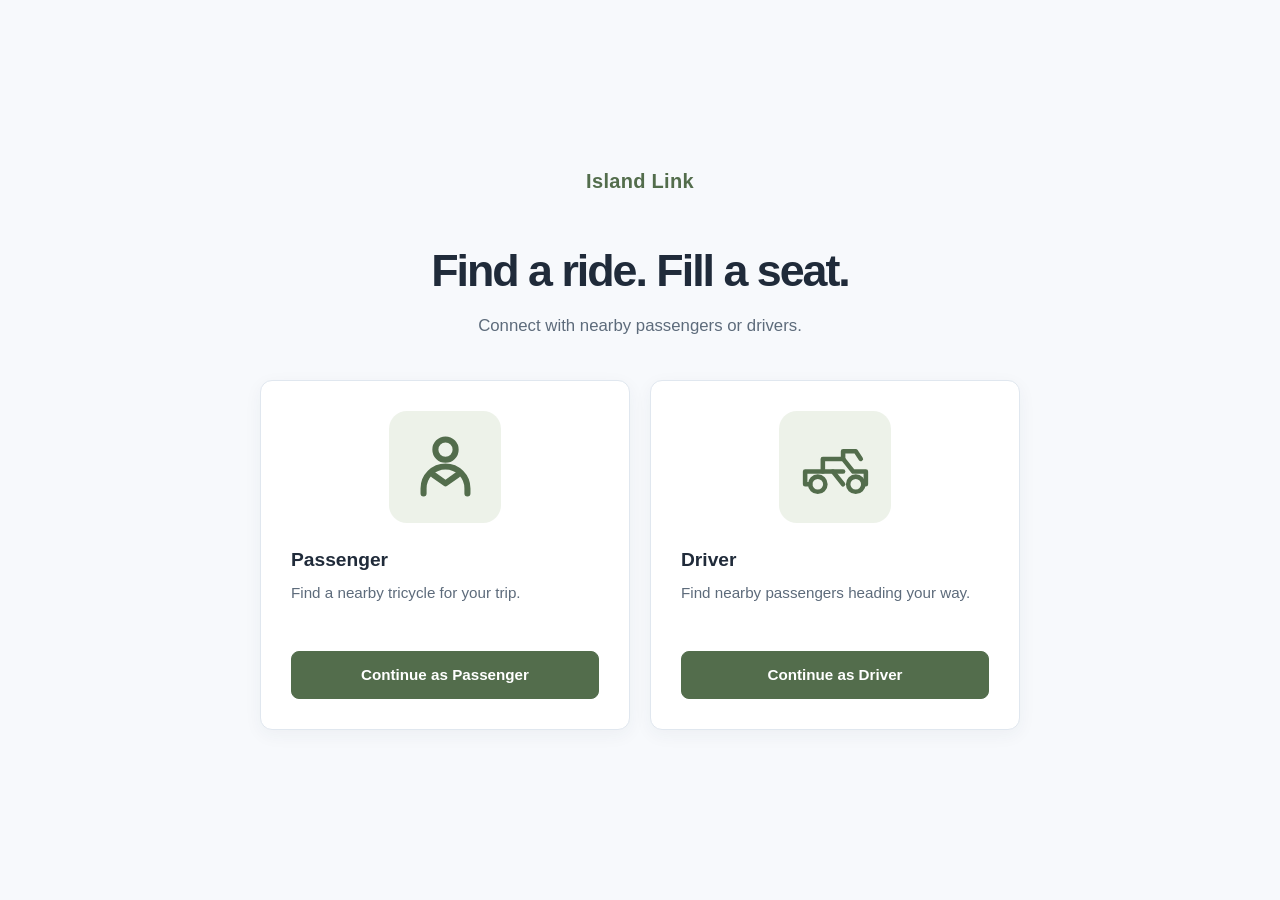
<file: index.html>
<!doctype html>
<html lang="en">
<head>
  <meta charset="utf-8">
  <meta name="viewport" content="width=device-width, initial-scale=1">
  <meta name="theme-color" content="#f7f9fc">
  <title>Island Link</title>
  <link rel="stylesheet" href="css/style.css">
  <link rel="stylesheet" href="css/home.css">
</head>
<body>
  <main>
    <div class="landing">
      <header>
        <p class="brand">Island Link</p>
      </header>
      <section aria-labelledby="page-heading">
        <h1 id="page-heading">Find a ride. Fill a seat.</h1>
        <p class="intro">Connect with nearby passengers or drivers.</p>
        <div class="roles">
          <article class="role-card">
            <span class="role-icon" aria-hidden="true">
              <svg viewBox="0 0 24 24">
                <circle cx="12" cy="7" r="3"></circle>
                <path d="M5.5 20v-1.5a6.5 6.5 0 0 1 13 0V20"></path>
                <path d="M8.5 14.5 12 17l3.5-2.5"></path>
              </svg>
            </span>
            <h2>Passenger</h2>
            <p class="role-description">Find a nearby tricycle for your trip.</p>
            <a class="role-link" href="customer/index.html">Continue as Passenger</a>
          </article>
          <article class="role-card">
            <span class="role-icon" aria-hidden="true">
              <svg viewBox="0 0 32 32">
                <circle cx="9" cy="23" r="3"></circle>
                <circle cx="24" cy="23" r="3"></circle>
                <path d="M6 23H4v-5h11l4 5"></path>
                <path d="M11 18v-5h8l4 5h5v5h-1"></path>
                <path d="M19 13v-3h5l2 3"></path>
                <path d="M15 18h4"></path>
              </svg>
            </span>
            <h2>Driver</h2>
            <p class="role-description">Find nearby passengers heading your way.</p>
            <a class="role-link" href="rider/index.html">Continue as Driver</a>
          </article>
        </div>
      </section>
    </div>
  </main>
</body>
</html>
</file>
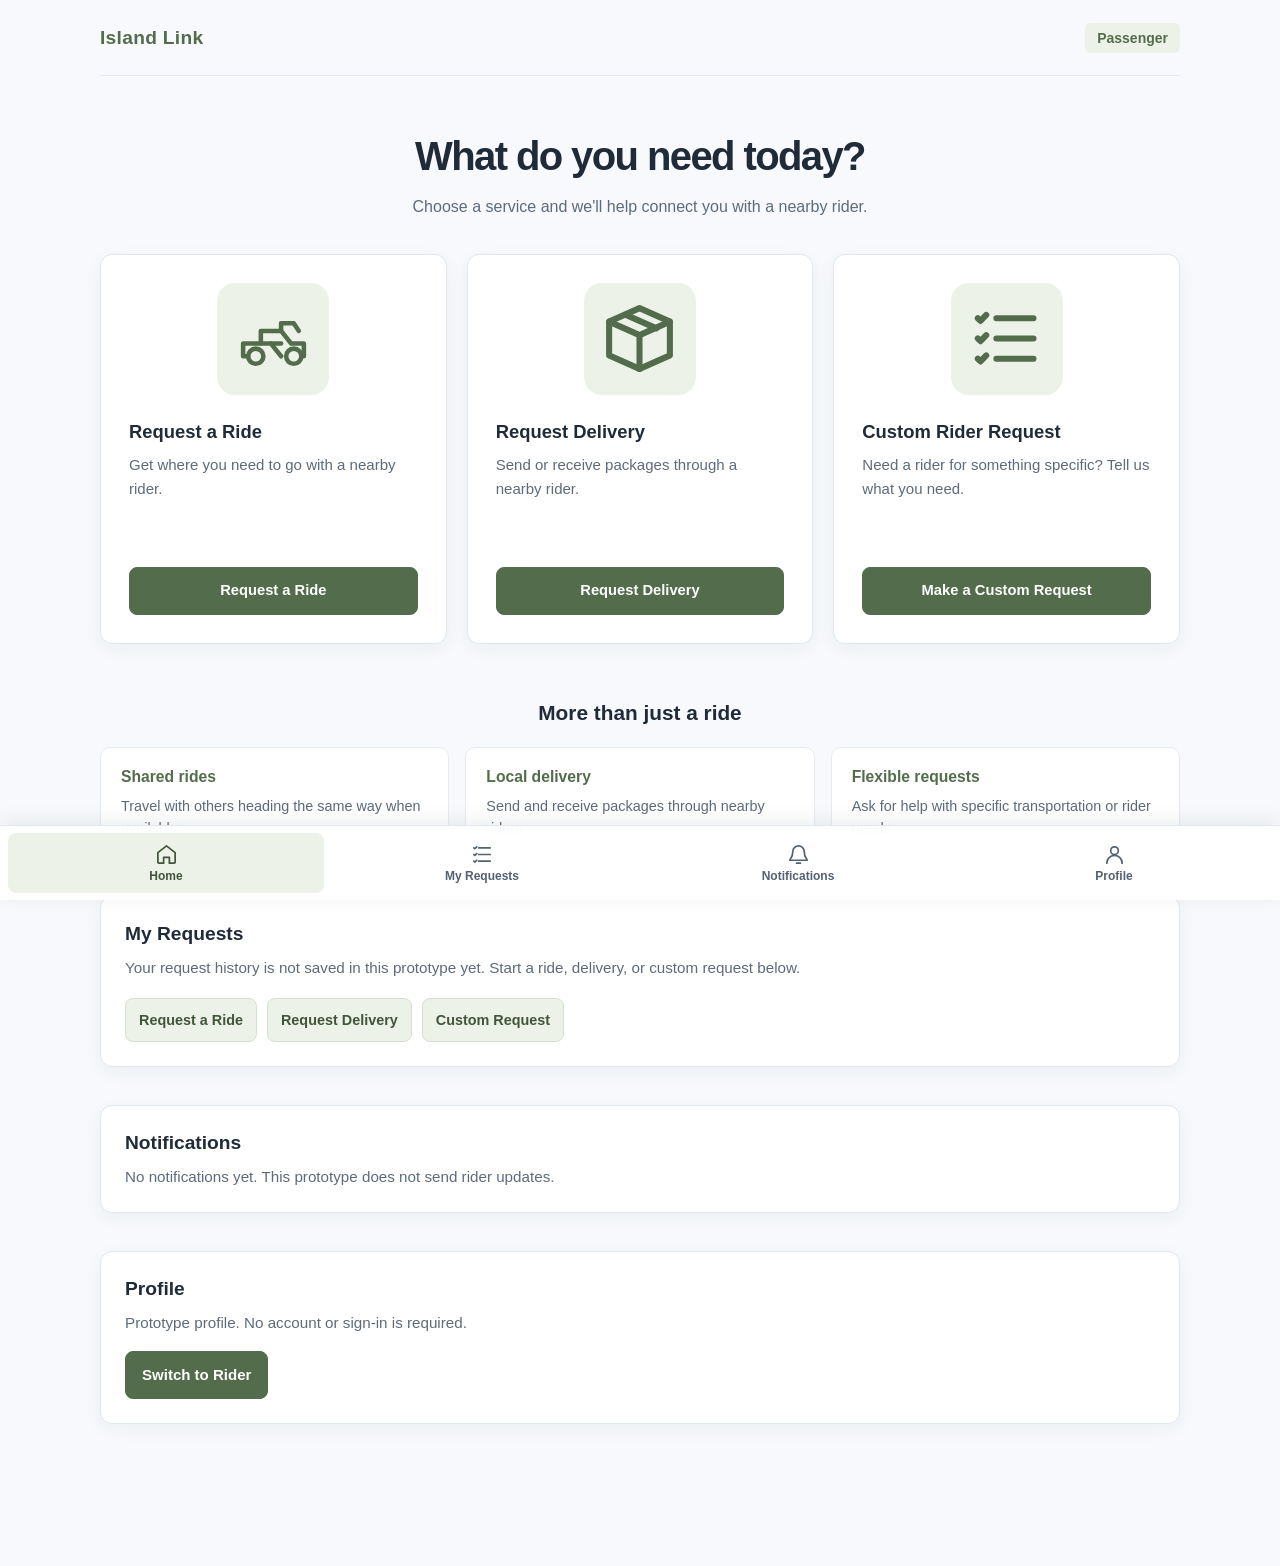
<file: customer/index.html>
<!doctype html>
<html lang="en">
<head>
  <meta charset="utf-8">
  <meta name="viewport" content="width=device-width, initial-scale=1">
  <meta name="theme-color" content="#f7f9fc">
  <title>Passenger | Island Link</title>
  <link rel="stylesheet" href="../css/style.css">
  <link rel="stylesheet" href="../css/customer_home.css">
</head>
<body class="with-primary-nav" data-role="customer">
  <div class="page-shell">
    <header>
      <p class="brand">Island Link</p>
      <span class="section-label">Passenger</span>
    </header>

    <main>
      <section class="welcome" id="home" aria-labelledby="welcome-heading">
        <h1 id="welcome-heading">What do you need today?</h1>
        <p class="intro">Choose a service and we'll help connect you with a nearby rider.</p>
      </section>

      <section class="services" aria-label="Passenger services">
        <article class="service-card">
          <span class="service-icon" aria-hidden="true">
            <svg viewBox="0 0 32 32">
              <circle cx="9" cy="23" r="3"></circle>
              <circle cx="24" cy="23" r="3"></circle>
              <path d="M6 23H4v-5h11l4 5"></path>
              <path d="M11 18v-5h8l4 5h5v5h-1"></path>
              <path d="M19 13v-3h5l2 3"></path>
              <path d="M15 18h4"></path>
            </svg>
          </span>
          <h2>Request a Ride</h2>
          <p class="service-description">Get where you need to go with a nearby rider.</p>
          <a class="service-link" href="request-ride.html">Request a Ride</a>
        </article>

        <article class="service-card">
          <span class="service-icon" aria-hidden="true">
            <svg viewBox="0 0 24 24">
              <path d="m3 7 9-4 9 4v10l-9 4-9-4z"></path>
              <path d="m3 7 9 4 9-4M12 11v10"></path>
              <path d="m8 5 9 4"></path>
            </svg>
          </span>
          <h2>Request Delivery</h2>
          <p class="service-description">Send or receive packages through a nearby rider.</p>
          <a class="service-link" href="request-delivery.html">Request Delivery</a>
        </article>

        <article class="service-card">
          <span class="service-icon" aria-hidden="true">
            <svg viewBox="0 0 24 24">
              <path d="M9 6h11M9 12h11M9 18h11"></path>
              <path d="m3.5 6 .8.8L6 5M3.5 12l.8.8L6 11M3.5 18l.8.8L6 17"></path>
            </svg>
          </span>
          <h2>Custom Rider Request</h2>
          <p class="service-description">Need a rider for something specific? Tell us what you need.</p>
          <a class="service-link" href="custom-request.html">Make a Custom Request</a>
        </article>
      </section>

      <section class="benefits" aria-labelledby="benefits-heading">
        <h2 id="benefits-heading">More than just a ride</h2>
        <div class="benefit-list">
          <article class="benefit">
            <h3>Shared rides</h3>
            <p>Travel with others heading the same way when available.</p>
          </article>
          <article class="benefit">
            <h3>Local delivery</h3>
            <p>Send and receive packages through nearby riders.</p>
          </article>
          <article class="benefit">
            <h3>Flexible requests</h3>
            <p>Ask for help with specific transportation or rider needs.</p>
          </article>
        </div>
      </section>

      <section class="prototype-tab-section" id="my-requests" aria-labelledby="my-requests-heading">
        <h2 id="my-requests-heading">My Requests</h2>
        <p>Your request history is not saved in this prototype yet. Start a ride, delivery, or custom request below.</p>
        <div class="prototype-tab-actions">
          <a href="request-ride.html">Request a Ride</a>
          <a href="request-delivery.html">Request Delivery</a>
          <a href="custom-request.html">Custom Request</a>
        </div>
      </section>

      <section class="prototype-tab-section" id="notifications" aria-labelledby="notifications-heading">
        <h2 id="notifications-heading">Notifications</h2>
        <p>No notifications yet. This prototype does not send rider updates.</p>
      </section>

      <section class="prototype-tab-section" id="profile" aria-labelledby="profile-heading">
        <h2 id="profile-heading">Profile</h2>
        <p>Prototype profile. No account or sign-in is required.</p>
        <a class="role-switch-link" href="../rider/index.html">Switch to Rider</a>
      </section>
    </main>
  </div>

  <nav class="primary-nav" aria-label="Customer navigation">
    <a href="#home" data-tab="home" aria-current="page">
      <svg viewBox="0 0 24 24" aria-hidden="true"><path d="m3 10 9-7 9 7v10a1 1 0 0 1-1 1h-5v-6H9v6H4a1 1 0 0 1-1-1z"></path></svg>
      <span>Home</span>
    </a>
    <a href="#my-requests" data-tab="my-requests">
      <svg viewBox="0 0 24 24" aria-hidden="true"><path d="M8 5h12M8 12h12M8 19h12"></path><path d="m3 5 1 1 2-2M3 12l1 1 2-2M3 19l1 1 2-2"></path></svg>
      <span>My Requests</span>
    </a>
    <a href="#notifications" data-tab="notifications">
      <svg viewBox="0 0 24 24" aria-hidden="true"><path d="M18 9a6 6 0 0 0-12 0c0 7-3 7-3 9h18c0-2-3-2-3-9M10 21h4"></path></svg>
      <span>Notifications</span>
    </a>
    <a href="#profile" data-tab="profile">
      <svg viewBox="0 0 24 24" aria-hidden="true"><circle cx="12" cy="8" r="4"></circle><path d="M4 21a8 8 0 0 1 16 0"></path></svg>
      <span>Profile</span>
    </a>
  </nav>
  <script src="../js/app.js"></script>
</body>
</html>
</file>
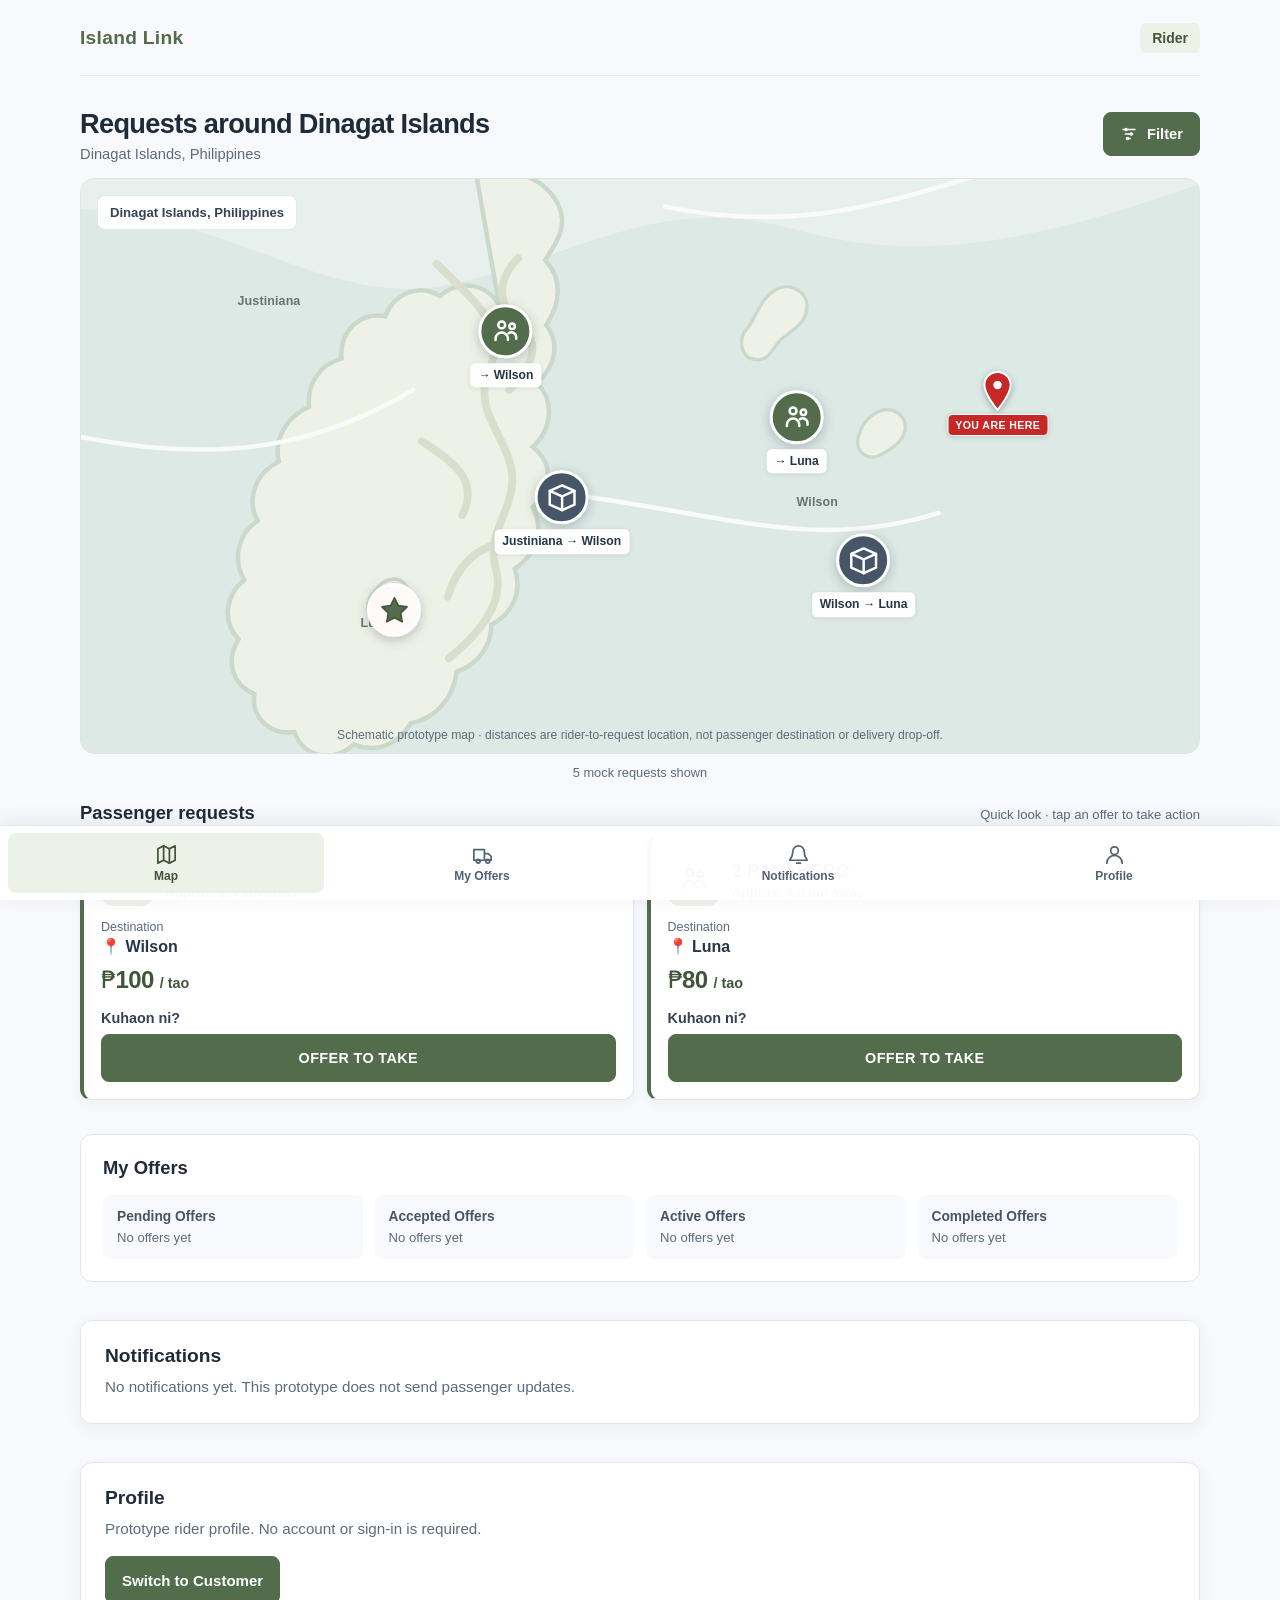
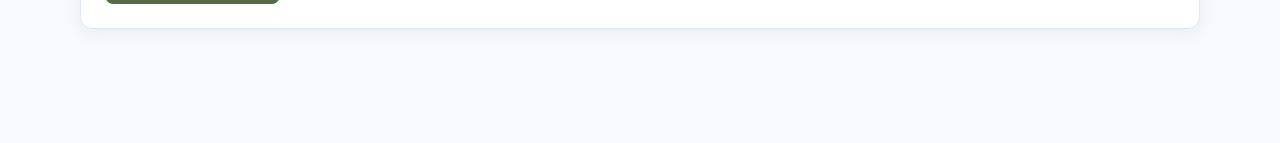
<file: rider/index.html>
<!doctype html>
<html lang="en">
<head>
  <meta charset="utf-8">
  <meta name="viewport" content="width=device-width, initial-scale=1">
  <meta name="theme-color" content="#f7f9fc">
  <title>Rider | Island Link</title>
  <link rel="stylesheet" href="../css/style.css">
  <link rel="stylesheet" href="../css/rider_home.css">
</head>
<body class="with-primary-nav" data-role="rider">
  <div class="page-shell">
    <header class="topbar">
      <p class="brand">Island Link</p>
      <span class="section-label">Rider</span>
    </header>

    <main>
      <section id="map" aria-labelledby="map-title">
        <div class="map-heading">
          <div>
            <h1 id="map-title">Requests around Dinagat Islands</h1>
            <p class="map-subtitle">Dinagat Islands, Philippines</p>
          </div>
          <button class="filter-toggle" id="filter-toggle" type="button" aria-expanded="false" aria-controls="filter-panel">
            <svg class="filter-icon" viewBox="0 0 24 24" aria-hidden="true">
              <path d="M4 6h16M7 12h10m-7 6h4"></path>
              <circle cx="8" cy="6" r="1.5"></circle>
              <circle cx="15" cy="12" r="1.5"></circle>
              <circle cx="10" cy="18" r="1.5"></circle>
            </svg>
            Filter
          </button>
        </div>

        <form class="filter-panel" id="filter-panel" hidden>
          <div class="filter-grid">
            <fieldset class="filter-group">
              <legend><h2>Distance from me</h2></legend>
              <p class="filter-help">Approximate distance from the rider's mock location to the request location: the passenger, delivery pickup, or custom request.</p>
              <p class="filter-help">Show requests within:</p>
              <div class="option-list">
                <label class="option"><input type="radio" name="distance" value="1">1 km</label>
                <label class="option"><input type="radio" name="distance" value="2">2 km</label>
                <label class="option"><input type="radio" name="distance" value="5">5 km</label>
                <label class="option"><input type="radio" name="distance" value="10" checked>10 km</label>
              </div>
            </fieldset>
            <fieldset class="filter-group">
              <legend><h2>Destination</h2></legend>
              <p class="filter-help">Where is the customer, package, or request going? Choose any destinations that work for you.</p>
              <div class="option-list">
                <label class="option"><input type="checkbox" name="destination" value="Justiniana">Justiniana</label>
                <label class="option"><input type="checkbox" name="destination" value="Wilson">Wilson</label>
                <label class="option"><input type="checkbox" name="destination" value="Luna">Luna</label>
              </div>
            </fieldset>
          </div>
          <div class="filter-actions">
            <button class="button-secondary" id="clear-filters" type="button">Clear Filters</button>
            <button class="button-primary" type="submit">Apply Filters</button>
          </div>
        </form>

        <div class="map-canvas" id="map-canvas" aria-label="Schematic map showing mock requests within Dinagat Islands, Philippines">
          <svg class="map-art" viewBox="0 0 1000 600" preserveAspectRatio="xMidYMid slice" aria-hidden="true">
            <path d="M0 0h1000v600H0z" fill="#e8f0ed"></path>
            <path d="M0 70c145 10 221 89 328 68 111-22 185-84 309-50 105 29 199 18 363-40v552H0z" fill="#dce9e5"></path>
            <path d="M354 42c28-14 64 1 74 27 7 17-3 32-13 47 16 16 14 39 1 58 13 16 8 37-8 52 16 16 13 42-4 57 18 14 18 35 0 54 11 20 3 42-16 55 7 21-2 40-21 50 0 20-13 36-31 42-3 25-20 42-41 46-12 20-31 27-51 19-20 18-46 10-53-11-22 3-39-13-36-34-20-9-26-30-14-49-15-16-12-39 5-53-11-19-5-42 12-53-11-21-1-43 19-53-5-20 7-40 27-49-2-21 10-38 29-43-2-24 16-42 39-38 8-20 30-30 49-18 17-15 41-12 53 8z" fill="#eef2e6" stroke="#cbd9cd" stroke-width="4"></path>
            <path d="M620 143c15-9 32 2 29 18-2 12-13 18-22 25-8 7-11 20-23 19-14-1-17-18-8-28 9-11 11-26 24-34zM714 251c12-5 25 4 23 17-2 11-13 17-22 22-10 6-22-2-20-14 2-12 8-20 19-25zM272 403c13-6 24 4 21 17-3 12-15 21-27 18-13-3-11-19-3-27 3-3 5-6 9-8z" fill="#eef2e6" stroke="#cbd9cd" stroke-width="3"></path>
            <path d="M318 119c35 35 64 55 47 96-15 36 15 57 20 88 6 34-24 55-14 89 8 27-11 55-42 80M391 114c-26 27-12 49 7 67 14 14 0 36-15 51M305 278c28 18 52 35 36 66M375 369c-26 6-40 25-47 48" fill="none" stroke="#d9dfcc" stroke-width="7" stroke-linecap="round"></path>
            <path d="M0 274c137 27 221 3 297-42M448 327c133 18 212 49 319 15M522 68c98 20 172 7 279-28" fill="none" stroke="#f9fbf8" stroke-width="4" stroke-linecap="round"></path>
          </svg>
          <span class="map-location">Dinagat Islands, Philippines</span>
          <span class="map-label mahayahay">Justiniana</span>
          <span class="map-label cuarinta">Wilson</span>
          <span class="map-label poblacion">Luna</span>

          <div class="rider-location" role="img" aria-label="You are here — mock rider location" style="left: 82%; top: 39%;">
            <svg viewBox="0 0 24 32" aria-hidden="true">
              <path d="M12 1.5a10 10 0 0 0-10 10c0 7.1 10 18.8 10 18.8S22 18.6 22 11.5a10 10 0 0 0-10-10z"></path>
              <circle cx="12" cy="11.5" r="3.2"></circle>
            </svg>
            <span>YOU ARE HERE</span>
          </div>

          <div class="request-marker" data-request-id="ride-1" data-request-type="passenger" data-request-location="Justiniana" data-distance="2.4" data-destination="Wilson" style="left: 38%; top: 29%;">
            <button class="marker-button passenger" type="button" aria-label="Passenger request heading to Wilson">
              <svg viewBox="0 0 24 24" aria-hidden="true">
                <circle cx="9" cy="7" r="2.5"></circle>
                <circle cx="16.5" cy="8" r="2"></circle>
                <path d="M4.5 18v-1a4.5 4.5 0 0 1 9 0v1M14 13a3.5 3.5 0 0 1 5.5 2.8V17"></path>
              </svg>
            </button>
            <span class="marker-caption"><strong>→ Wilson</strong></span>
          </div>

          <div class="request-marker" data-request-id="ride-2" data-request-type="passenger" data-request-location="Wilson" data-distance="4.8" data-destination="Luna" style="left: 64%; top: 44%;">
            <button class="marker-button passenger" type="button" aria-label="Passenger request heading to Luna">
              <svg viewBox="0 0 24 24" aria-hidden="true">
                <circle cx="9" cy="7" r="2.5"></circle>
                <circle cx="16.5" cy="8" r="2"></circle>
                <path d="M4.5 18v-1a4.5 4.5 0 0 1 9 0v1M14 13a3.5 3.5 0 0 1 5.5 2.8V17"></path>
              </svg>
            </button>
            <span class="marker-caption"><strong>→ Luna</strong></span>
          </div>

          <div class="request-marker" data-request-id="delivery-1" data-request-type="delivery" data-request-location="Justiniana" data-distance="5.2" data-destination="Wilson" style="left: 43%; top: 58%;">
            <button class="marker-button delivery" type="button" aria-label="Delivery package from Justiniana to Wilson">
              <svg viewBox="0 0 24 24" aria-hidden="true">
                <path d="m3 7 9-4 9 4v10l-9 4-9-4z"></path>
                <path d="m3 7 9 4 9-4M12 11v10"></path>
              </svg>
            </button>
            <span class="marker-caption"><strong>Justiniana → Wilson</strong></span>
          </div>

          <div class="request-marker" data-request-id="delivery-2" data-request-type="delivery" data-request-location="Wilson" data-distance="7.1" data-destination="Luna" style="left: 70%; top: 69%;">
            <button class="marker-button delivery" type="button" aria-label="Delivery package from Wilson to Luna">
              <svg viewBox="0 0 24 24" aria-hidden="true">
                <path d="m3 7 9-4 9 4v10l-9 4-9-4z"></path>
                <path d="m3 7 9 4 9-4M12 11v10"></path>
              </svg>
            </button>
            <span class="marker-caption"><strong>Wilson → Luna</strong></span>
          </div>

          <div class="request-marker" data-request-id="custom-1" data-request-type="custom" data-request-location="Luna" data-distance="3.6" data-destination="Luna" style="left: 28%; top: 75%;">
            <button class="marker-button custom" type="button" aria-label="Custom rider request at Luna — tap for details">
              <svg viewBox="0 0 24 24" aria-hidden="true">
                <path d="m12 2.8 2.8 5.7 6.3.9-4.6 4.5 1.1 6.3-5.6-3-5.6 3 1.1-6.3-4.6-4.5 6.3-.9z"></path>
              </svg>
            </button>
            <span class="marker-caption" aria-hidden="true"></span>
          </div>

          <p class="map-empty" id="map-empty" hidden>No mock requests match these filters. Adjust or clear your filters to see other requests.</p>
          <p class="map-note">Schematic prototype map · distances are rider-to-request location, not passenger destination or delivery drop-off.</p>
        </div>
        <p class="distance-note" id="results-count" aria-live="polite">5 mock requests shown</p>
      </section>

      <section class="passenger-requests" aria-labelledby="passenger-requests-title">
        <div class="passenger-requests-heading">
          <h2 id="passenger-requests-title">Passenger requests</h2>
          <p>Quick look · tap an offer to take action</p>
        </div>
        <p class="request-load-error" id="request-load-error" role="alert" hidden></p>
        <div class="passenger-request-cards" id="passenger-request-cards"></div>
      </section>

      <section class="offers-section" id="offers" aria-labelledby="offers-title">
        <h2 id="offers-title">My Offers</h2>
        <div class="offer-statuses">
          <div class="offer-status"><h3>Pending Offers</h3><p id="pending-offers-status">No offers yet</p></div>
          <div class="offer-status"><h3>Accepted Offers</h3><p>No offers yet</p></div>
          <div class="offer-status"><h3>Active Offers</h3><p>No offers yet</p></div>
          <div class="offer-status"><h3>Completed Offers</h3><p>No offers yet</p></div>
        </div>
      </section>

      <section class="prototype-tab-section" id="notifications" aria-labelledby="notifications-heading">
        <h2 id="notifications-heading">Notifications</h2>
        <p>No notifications yet. This prototype does not send passenger updates.</p>
      </section>

      <section class="prototype-tab-section" id="profile" aria-labelledby="profile-heading">
        <h2 id="profile-heading">Profile</h2>
        <p>Prototype rider profile. No account or sign-in is required.</p>
        <a class="role-switch-link" href="../customer/index.html">Switch to Customer</a>
      </section>
    </main>

    <nav class="primary-nav" aria-label="Rider navigation">
      <a href="#map" data-tab="map" aria-current="page">
        <svg viewBox="0 0 24 24" aria-hidden="true"><path d="M3 6 9 3l6 3 6-3v15l-6 3-6-3-6 3z"></path><path d="M9 3v15M15 6v15"></path></svg>
        <span>Map</span>
      </a>
      <a href="#offers" data-tab="offers">
        <svg viewBox="0 0 24 24" aria-hidden="true"><path d="M3 7h11v11H3zM14 11h4l3 3v4h-7z"></path><circle cx="7.5" cy="19" r="2"></circle><circle cx="17.5" cy="19" r="2"></circle></svg>
        <span>My Offers</span>
      </a>
      <a href="#notifications" data-tab="notifications">
        <svg viewBox="0 0 24 24" aria-hidden="true"><path d="M18 9a6 6 0 0 0-12 0c0 7-3 7-3 9h18c0-2-3-2-3-9M10 21h4"></path></svg>
        <span>Notifications</span>
      </a>
      <a href="#profile" data-tab="profile">
        <svg viewBox="0 0 24 24" aria-hidden="true"><circle cx="12" cy="8" r="4"></circle><path d="M4 21a8 8 0 0 1 16 0"></path></svg>
        <span>Profile</span>
      </a>
    </nav>
  </div>

  <dialog id="request-details" aria-labelledby="detail-title">
    <div class="detail-content">
      <div class="detail-heading">
        <h2 id="detail-title"></h2>
        <button class="detail-close" id="close-details" type="button" aria-label="Back to map">← Back</button>
      </div>
      <dl class="detail-fields" id="detail-fields"></dl>
      <p class="offer-feedback" id="offer-feedback" role="status" hidden></p>
      <button class="button-primary take-request-button" id="offer-request" type="button" hidden>OFFER TO TAKE</button>
    </div>
  </dialog>

  <script src="../js/rider_home.js"></script>
  <script src="../js/app.js"></script>
</body>
</html>
</file>
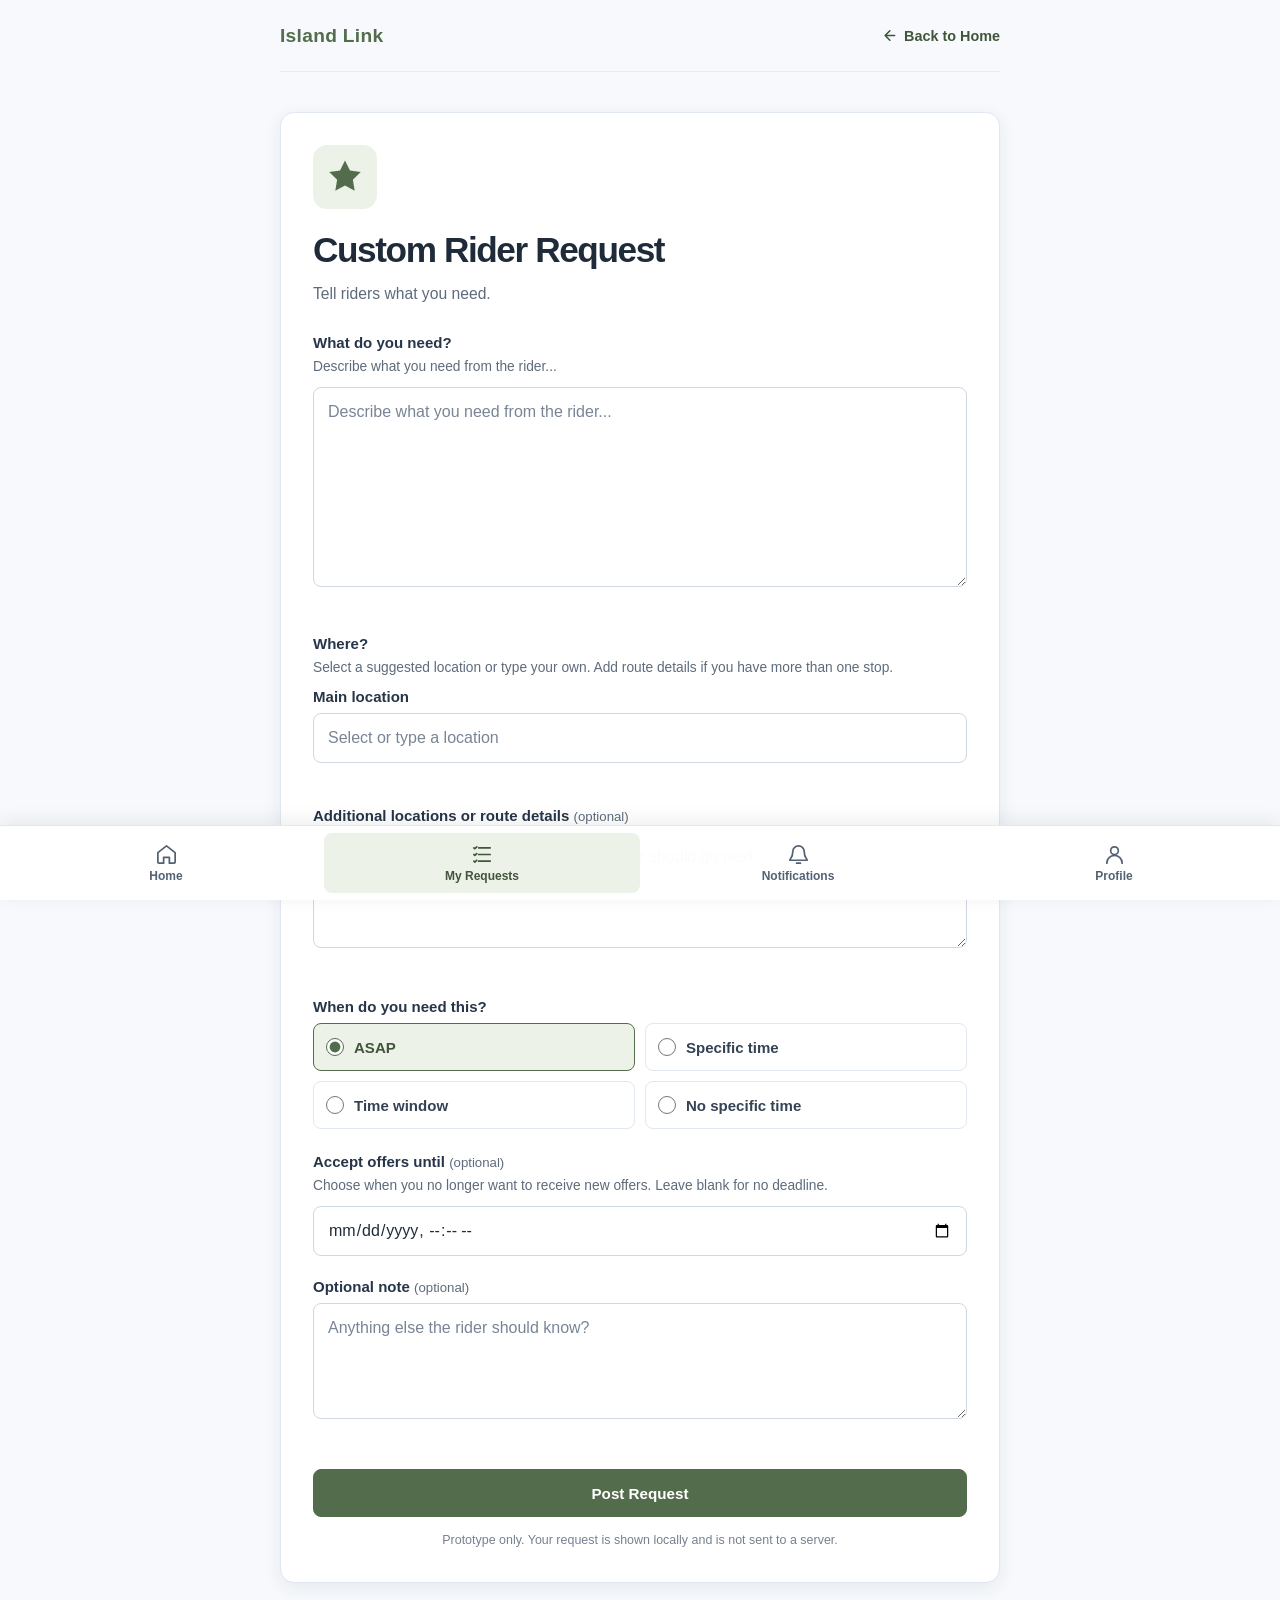
<file: customer/custom-request.html>
<!doctype html>
<html lang="en">
<head>
  <meta charset="utf-8">
  <meta name="viewport" content="width=device-width, initial-scale=1">
  <meta name="theme-color" content="#f7f9fc">
  <title>Custom Rider Request | Island Link</title>
  <link rel="stylesheet" href="../css/style.css">
  <link rel="stylesheet" href="../css/customer_custom_request.css">
</head>
<body class="with-primary-nav" data-role="customer">
  <div class="page-shell">
    <header>
      <p class="brand">Island Link</p>
      <a class="back-link" href="index.html#home">
        <svg viewBox="0 0 24 24" aria-hidden="true"><path d="m15 18-6-6 6-6M9 12h12"></path></svg>
        <span>Back to Home</span>
      </a>
    </header>

    <main>
      <section class="form-card" id="request-form-section" aria-labelledby="page-title">
        <span class="request-icon" aria-hidden="true">
          <svg viewBox="0 0 32 32">
            <path d="M16 3.5 19.8 11l8.2 1.2-6 5.9 1.4 8.3-7.4-3.9-7.4 3.9 1.4-8.3-6-5.9 8.2-1.2z"></path>
          </svg>
        </span>
        <h1 id="page-title">Custom Rider Request</h1>
        <p class="intro">Tell riders what you need.</p>

        <form id="custom-request-form" novalidate>
          <div class="field" data-field="request">
            <label for="request-description">What do you need?</label>
            <p class="field-hint" id="request-hint">Describe what you need from the rider...</p>
            <textarea id="request-description" name="requestDescription" rows="7" maxlength="1500" required aria-describedby="request-hint request-error" placeholder="Describe what you need from the rider..."></textarea>
            <p class="field-error" id="request-error" aria-live="polite"></p>
          </div>

          <fieldset class="schedule-fieldset">
            <legend>Where?</legend>
            <p class="field-hint">Select a suggested location or type your own. Add route details if you have more than one stop.</p>
            <div class="field">
              <label for="main-location">Main location</label>
              <input id="main-location" name="mainLocation" type="text" list="location-suggestions" placeholder="Select or type a location" required aria-describedby="location-error">
              <datalist id="location-suggestions">
                <option value="Poblacion"></option>
                <option value="San Jose"></option>
                <option value="Mahayahay"></option>
                <option value="Cuarinta"></option>
                <option value="Dinagat"></option>
              </datalist>
              <p class="field-error" id="location-error" aria-live="polite"></p>
            </div>
            <div class="field">
              <label for="additional-locations">Additional locations or route details <span class="optional">(optional)</span></label>
              <textarea id="additional-locations" name="additionalLocations" rows="3" maxlength="600" placeholder="Add another stop or describe where the rider should go next."></textarea>
            </div>
          </fieldset>

          <fieldset class="schedule-fieldset" id="schedule-options">
            <legend>When do you need this?</legend>
            <div class="schedule-choices">
              <label class="schedule-choice"><input type="radio" name="scheduleType" value="asap" checked>ASAP</label>
              <label class="schedule-choice"><input type="radio" name="scheduleType" value="specific">Specific time</label>
              <label class="schedule-choice"><input type="radio" name="scheduleType" value="window">Time window</label>
              <label class="schedule-choice"><input type="radio" name="scheduleType" value="none">No specific time</label>
            </div>
            <div class="schedule-detail field" id="specific-time-field" hidden>
              <label for="specific-time">When?</label>
              <input id="specific-time" name="specificTime" type="datetime-local" disabled>
              <p class="field-error" id="specific-time-error" aria-live="polite"></p>
            </div>
            <div class="schedule-detail time-window" id="time-window-fields" hidden>
              <div class="field">
                <label for="window-start">From</label>
                <input id="window-start" name="windowStart" type="datetime-local" disabled>
                <p class="field-error" id="window-start-error" aria-live="polite"></p>
              </div>
              <div class="field">
                <label for="window-end">Until</label>
                <input id="window-end" name="windowEnd" type="datetime-local" disabled>
                <p class="field-error" id="window-end-error" aria-live="polite"></p>
              </div>
            </div>
          </fieldset>

          <div class="field">
            <label for="offer-deadline">Accept offers until <span class="optional">(optional)</span></label>
            <p class="field-hint" id="deadline-hint">Choose when you no longer want to receive new offers. Leave blank for no deadline.</p>
            <input id="offer-deadline" name="offerDeadline" type="datetime-local" aria-describedby="deadline-hint">
          </div>

          <div class="field">
            <label for="optional-note">Optional note <span class="optional">(optional)</span></label>
            <textarea id="optional-note" name="optionalNote" rows="3" maxlength="600" placeholder="Anything else the rider should know?"></textarea>
          </div>

          <p class="form-error" id="form-error" role="alert" aria-live="polite"></p>
          <button class="button-primary form-submit" type="submit">Post Request</button>
          <p class="prototype-note">Prototype only. Your request is shown locally and is not sent to a server.</p>
        </form>
      </section>

      <section class="waiting-card" id="waiting-screen" aria-labelledby="waiting-title" hidden>
        <div class="waiting-content">
          <button class="waiting-back" id="back-to-form" type="button">← Back to Request</button>
          <div class="waiting-copy">
            <h1 id="waiting-title" tabindex="-1">Waiting for a Driver...</h1>
            <p class="waiting-intro">Your custom request is visible to nearby riders. We'll let you know when someone offers to help.</p>
          </div>
          <dl class="request-summary">
            <div class="summary-item">
              <dt>What you need</dt>
              <dd id="summary-request"></dd>
            </div>
            <div class="summary-item">
              <dt>Location</dt>
              <dd id="summary-location"></dd>
            </div>
            <div class="summary-item" id="summary-route-wrap" hidden>
              <dt>Additional locations or route details</dt>
              <dd id="summary-route"></dd>
            </div>
            <div class="summary-item">
              <dt>When</dt>
              <dd id="summary-schedule"></dd>
            </div>
            <div class="summary-item" id="summary-deadline-wrap" hidden>
              <dt>Accept offers until</dt>
              <dd id="summary-deadline"></dd>
            </div>
            <div class="summary-item" id="summary-note-wrap" hidden>
              <dt>Optional note</dt>
              <dd id="summary-note"></dd>
            </div>
          </dl>
          <button class="cancel-button" id="open-cancel" type="button">Cancel Request</button>
        </div>
        <img class="waiting-background" src="../assets/driver.jpg" alt="">
      </section>

      <section class="cancelled-card" id="cancelled-screen" aria-labelledby="cancelled-title" hidden>
        <h1 id="cancelled-title" tabindex="-1">Request Cancelled</h1>
        <p>Your custom rider request has been removed.</p>
        <a class="button-primary" href="index.html#home">Back to Passenger Home</a>
      </section>
    </main>
  </div>

  <nav class="primary-nav" aria-label="Customer navigation">
    <a href="index.html#home" data-tab="home">
      <svg viewBox="0 0 24 24" aria-hidden="true"><path d="m3 10 9-7 9 7v10a1 1 0 0 1-1 1h-5v-6H9v6H4a1 1 0 0 1-1-1z"></path></svg>
      <span>Home</span>
    </a>
    <a href="index.html#my-requests" data-tab="my-requests" aria-current="page">
      <svg viewBox="0 0 24 24" aria-hidden="true"><path d="M8 5h12M8 12h12M8 19h12"></path><path d="m3 5 1 1 2-2M3 12l1 1 2-2M3 19l1 1 2-2"></path></svg>
      <span>My Requests</span>
    </a>
    <a href="index.html#notifications" data-tab="notifications">
      <svg viewBox="0 0 24 24" aria-hidden="true"><path d="M18 9a6 6 0 0 0-12 0c0 7-3 7-3 9h18c0-2-3-2-3-9M10 21h4"></path></svg>
      <span>Notifications</span>
    </a>
    <a href="index.html#profile" data-tab="profile">
      <svg viewBox="0 0 24 24" aria-hidden="true"><circle cx="12" cy="8" r="4"></circle><path d="M4 21a8 8 0 0 1 16 0"></path></svg>
      <span>Profile</span>
    </a>
  </nav>

  <dialog id="success-dialog" aria-labelledby="success-title">
    <section class="dialog-content">
      <span class="dialog-icon" aria-hidden="true">
        <svg viewBox="0 0 24 24">
          <path d="M4 13.5 8.5 18 20 6.5"></path>
        </svg>
      </span>
      <h2 id="success-title">Request Posted!</h2>
      <p>Your custom request is now available for nearby riders to review.</p>
      <div class="dialog-actions">
        <button class="button-primary" id="wait-for-driver" type="button">Wait for a Driver</button>
      </div>
      <p class="prototype-note">Mock request only. Nothing has been sent to a server.</p>
    </section>
  </dialog>

  <dialog id="cancel-dialog" aria-labelledby="cancel-title">
    <section class="dialog-content">
      <span class="dialog-icon" aria-hidden="true">
        <svg viewBox="0 0 24 24">
          <path d="M18 6 6 18M6 6l12 12"></path>
        </svg>
      </span>
      <h2 id="cancel-title">Cancel this request?</h2>
      <p>Your custom rider request will be removed from the rider map.</p>
      <div class="dialog-actions">
        <button class="button-secondary" id="keep-request" type="button">Keep Request</button>
        <button class="button-primary" id="confirm-cancel" type="button">Cancel Request</button>
      </div>
    </section>
  </dialog>

  <script src="../js/customer_custom_request.js"></script>
  <script src="../js/app.js"></script>
</body>
</html>
</file>
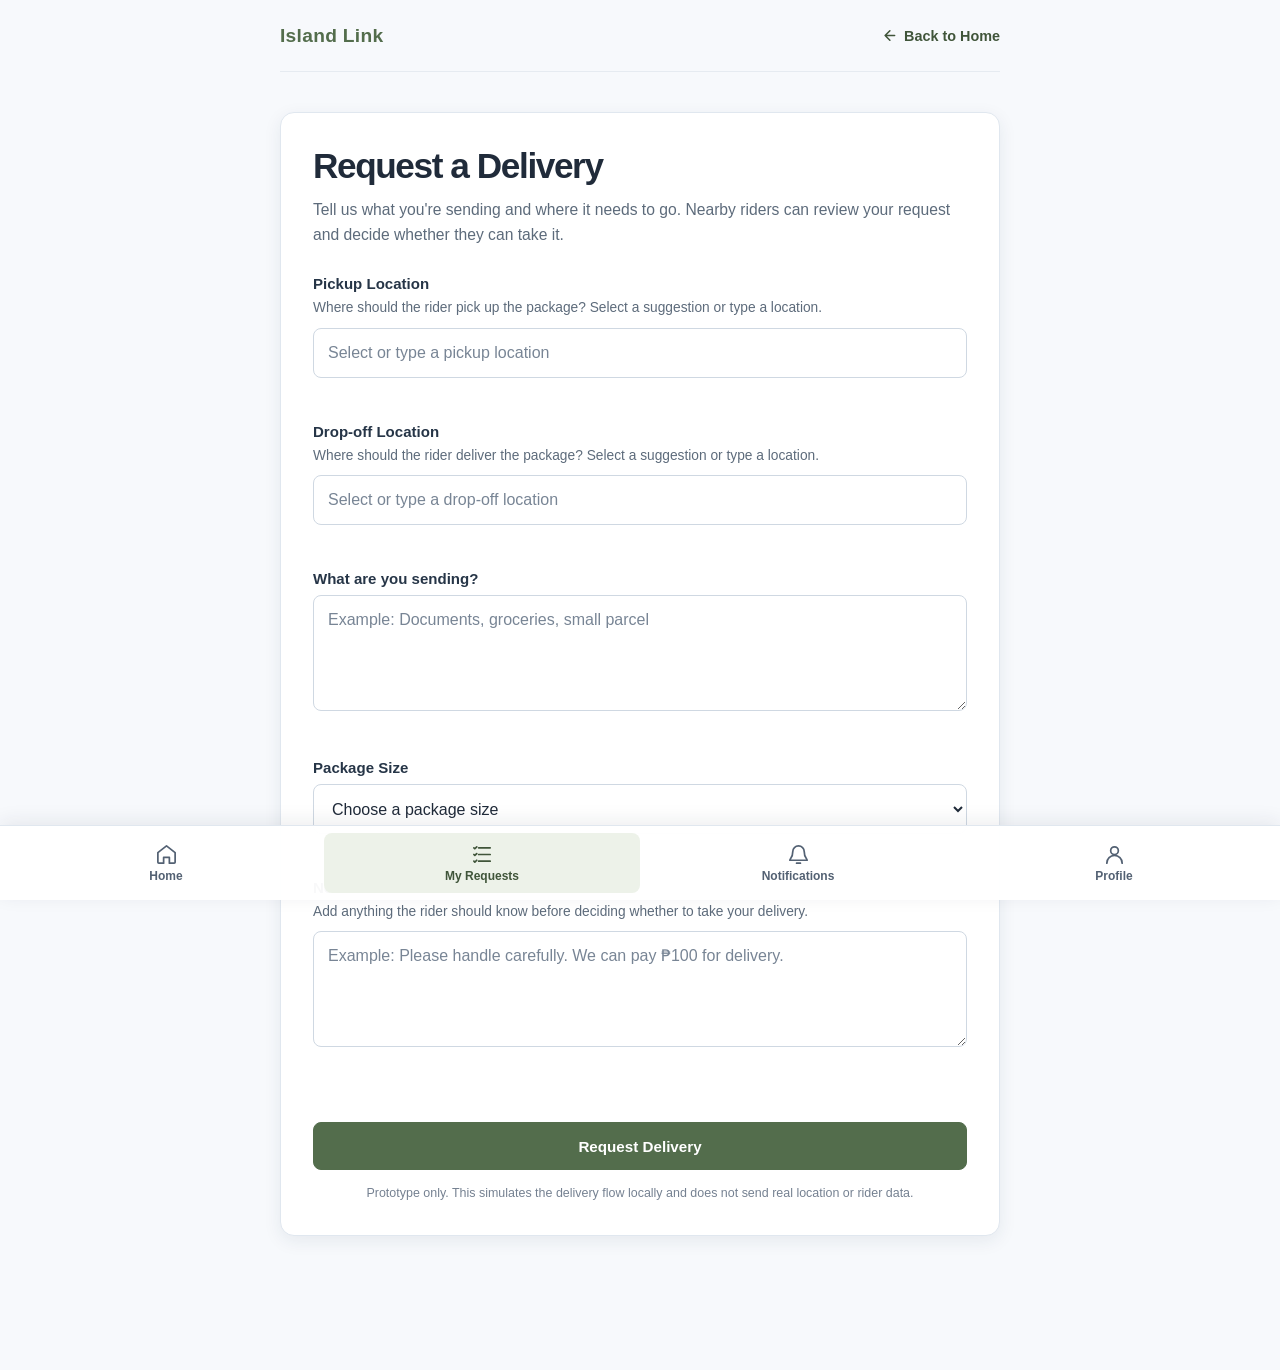
<file: customer/request-delivery.html>
<!doctype html>
<html lang="en">
<head>
  <meta charset="utf-8">
  <meta name="viewport" content="width=device-width, initial-scale=1">
  <meta name="theme-color" content="#f7f9fc">
  <title>Request a Delivery | Island Link</title>
  <link rel="stylesheet" href="../css/style.css">
  <link rel="stylesheet" href="../css/customer_delivery_request.css">
</head>
<body class="with-primary-nav" data-role="customer">
  <div class="page-shell">
    <header>
      <p class="brand">Island Link</p>
      <a class="back-link" href="index.html#home">
        <svg viewBox="0 0 24 24" aria-hidden="true"><path d="m15 18-6-6 6-6M9 12h12"></path></svg>
        <span>Back to Home</span>
      </a>
    </header>

    <main>
      <section class="form-card" id="request-form-section" aria-labelledby="page-title">
        <h1 id="page-title">Request a Delivery</h1>
        <p class="intro">Tell us what you're sending and where it needs to go. Nearby riders can review your request and decide whether they can take it.</p>

        <form id="delivery-form" novalidate>
          <div class="field" data-error-for="pickup-location">
            <label for="pickup-location">Pickup Location</label>
            <p class="field-hint" id="pickup-location-hint">Where should the rider pick up the package? Select a suggestion or type a location.</p>
            <input id="pickup-location" name="pickupLocation" type="text" list="pickup-location-suggestions" placeholder="Select or type a pickup location" required aria-describedby="pickup-location-hint">
            <datalist id="pickup-location-suggestions">
              <option value="Supermarket"></option>
              <option value="Poblacion"></option>
              <option value="Barangay Hall"></option>
              <option value="Mahayahay"></option>
              <option value="Cuarinta"></option>
              <option value="San Jose"></option>
            </datalist>
            <p class="field-error" aria-live="polite"></p>
          </div>

          <div class="field" data-error-for="dropoff-location">
            <label for="dropoff-location">Drop-off Location</label>
            <p class="field-hint" id="dropoff-location-hint">Where should the rider deliver the package? Select a suggestion or type a location.</p>
            <input id="dropoff-location" name="dropoffLocation" type="text" list="dropoff-location-suggestions" placeholder="Select or type a drop-off location" required aria-describedby="dropoff-location-hint">
            <datalist id="dropoff-location-suggestions">
              <option value="San Jose"></option>
              <option value="Poblacion"></option>
              <option value="Mahayahay"></option>
              <option value="Cuarinta"></option>
              <option value="Barangay Hall"></option>
              <option value="Supermarket"></option>
            </datalist>
            <p class="field-error" aria-live="polite"></p>
          </div>

          <div class="field" data-error-for="package-description">
            <label for="package-description">What are you sending?</label>
            <textarea id="package-description" name="packageDescription" placeholder="Example: Documents, groceries, small parcel" required></textarea>
            <p class="field-error" aria-live="polite"></p>
          </div>

          <div class="field" data-error-for="package-size">
            <label for="package-size">Package Size</label>
            <select id="package-size" name="packageSize" required>
              <option value="">Choose a package size</option>
              <option value="Small">Small</option>
              <option value="Medium">Medium</option>
              <option value="Large">Large</option>
            </select>
            <p class="field-error" aria-live="polite"></p>
          </div>

          <div class="field" data-error-for="customer-note">
            <label for="customer-note">Note for Riders</label>
            <p class="field-hint" id="note-hint">Add anything the rider should know before deciding whether to take your delivery.</p>
            <textarea id="customer-note" name="customerNote" maxlength="500" placeholder="Example: Please handle carefully. We can pay ₱100 for delivery." aria-describedby="note-hint"></textarea>
            <p class="field-error" aria-live="polite"></p>
          </div>

          <p class="form-error" id="form-error" role="alert" aria-live="polite"></p>
          <button class="button-primary form-submit" type="submit">Request Delivery</button>
          <p class="prototype-note">Prototype only. This simulates the delivery flow locally and does not send real location or rider data.</p>
        </form>
      </section>

      <section class="waiting-card" id="waiting-screen" aria-labelledby="waiting-title" hidden>
        <div class="waiting-content">
          <button class="waiting-back" id="back-to-form" type="button">← Back to Request</button>
          <div class="waiting-copy">
            <h1 id="waiting-title" tabindex="-1">Waiting for a Driver...</h1>
            <p class="waiting-intro">Your delivery request is visible to nearby riders. We'll let you know when someone offers to take your delivery.</p>
          </div>

          <dl class="request-summary">
            <div class="summary-item">
              <dt>Pickup</dt>
              <dd id="summary-pickup"></dd>
            </div>
            <div class="summary-item">
              <dt>Drop-off</dt>
              <dd id="summary-dropoff"></dd>
            </div>
            <div class="summary-item">
              <dt>Package description</dt>
              <dd id="summary-description"></dd>
            </div>
            <div class="summary-item">
              <dt>Package size</dt>
              <dd id="summary-size"></dd>
            </div>
            <div class="summary-item note" id="summary-note-wrap" hidden>
              <dt>Customer note</dt>
              <dd id="summary-note"></dd>
            </div>
          </dl>

          <button class="cancel-button" id="open-cancel" type="button">Cancel Delivery Request</button>
        </div>
        <img class="waiting-background" src="../assets/driver.jpg" alt="">
      </section>

      <section class="cancelled-card" id="cancelled-screen" aria-labelledby="cancelled-title" hidden>
        <h1 id="cancelled-title" tabindex="-1">Request Cancelled</h1>
        <p>Your delivery request has been removed from the rider map.</p>
        <a class="button-primary" href="index.html#home">Back to Passenger Home</a>
      </section>
    </main>
  </div>

  <nav class="primary-nav" aria-label="Customer navigation">
    <a href="index.html#home" data-tab="home">
      <svg viewBox="0 0 24 24" aria-hidden="true"><path d="m3 10 9-7 9 7v10a1 1 0 0 1-1 1h-5v-6H9v6H4a1 1 0 0 1-1-1z"></path></svg>
      <span>Home</span>
    </a>
    <a href="index.html#my-requests" data-tab="my-requests" aria-current="page">
      <svg viewBox="0 0 24 24" aria-hidden="true"><path d="M8 5h12M8 12h12M8 19h12"></path><path d="m3 5 1 1 2-2M3 12l1 1 2-2M3 19l1 1 2-2"></path></svg>
      <span>My Requests</span>
    </a>
    <a href="index.html#notifications" data-tab="notifications">
      <svg viewBox="0 0 24 24" aria-hidden="true"><path d="M18 9a6 6 0 0 0-12 0c0 7-3 7-3 9h18c0-2-3-2-3-9M10 21h4"></path></svg>
      <span>Notifications</span>
    </a>
    <a href="index.html#profile" data-tab="profile">
      <svg viewBox="0 0 24 24" aria-hidden="true"><circle cx="12" cy="8" r="4"></circle><path d="M4 21a8 8 0 0 1 16 0"></path></svg>
      <span>Profile</span>
    </a>
  </nav>

  <dialog id="success-dialog" aria-labelledby="success-dialog-title">
    <section class="dialog-content">
      <span class="dialog-icon" aria-hidden="true">
        <svg viewBox="0 0 24 24">
          <path d="M4 13.5 8.5 18 20 6.5"></path>
        </svg>
      </span>
      <h2 id="success-dialog-title">Delivery Request Posted!</h2>
      <p>Your delivery request is now visible to nearby riders. We'll let you know when a rider offers to take it.</p>
      <div class="dialog-actions">
        <button class="button-primary" id="wait-for-rider" type="button">Wait for a Driver</button>
      </div>
    </section>
  </dialog>

  <dialog id="cancel-dialog" aria-labelledby="cancel-dialog-title">
    <section class="dialog-content">
      <span class="dialog-icon" aria-hidden="true">
        <svg viewBox="0 0 24 24">
          <path d="M18 6 6 18M6 6l12 12"></path>
        </svg>
      </span>
      <h2 id="cancel-dialog-title">Cancel this delivery request?</h2>
      <p>Your delivery request will be removed from the rider map.</p>
      <div class="dialog-actions">
        <button class="button-secondary" id="keep-request" type="button">Keep Request</button>
        <button class="button-primary" id="confirm-cancel" type="button">Cancel Request</button>
      </div>
    </section>
  </dialog>

  <script src="../js/customer_delivery_request.js"></script>
  <script src="../js/app.js"></script>
</body>
</html>
</file>
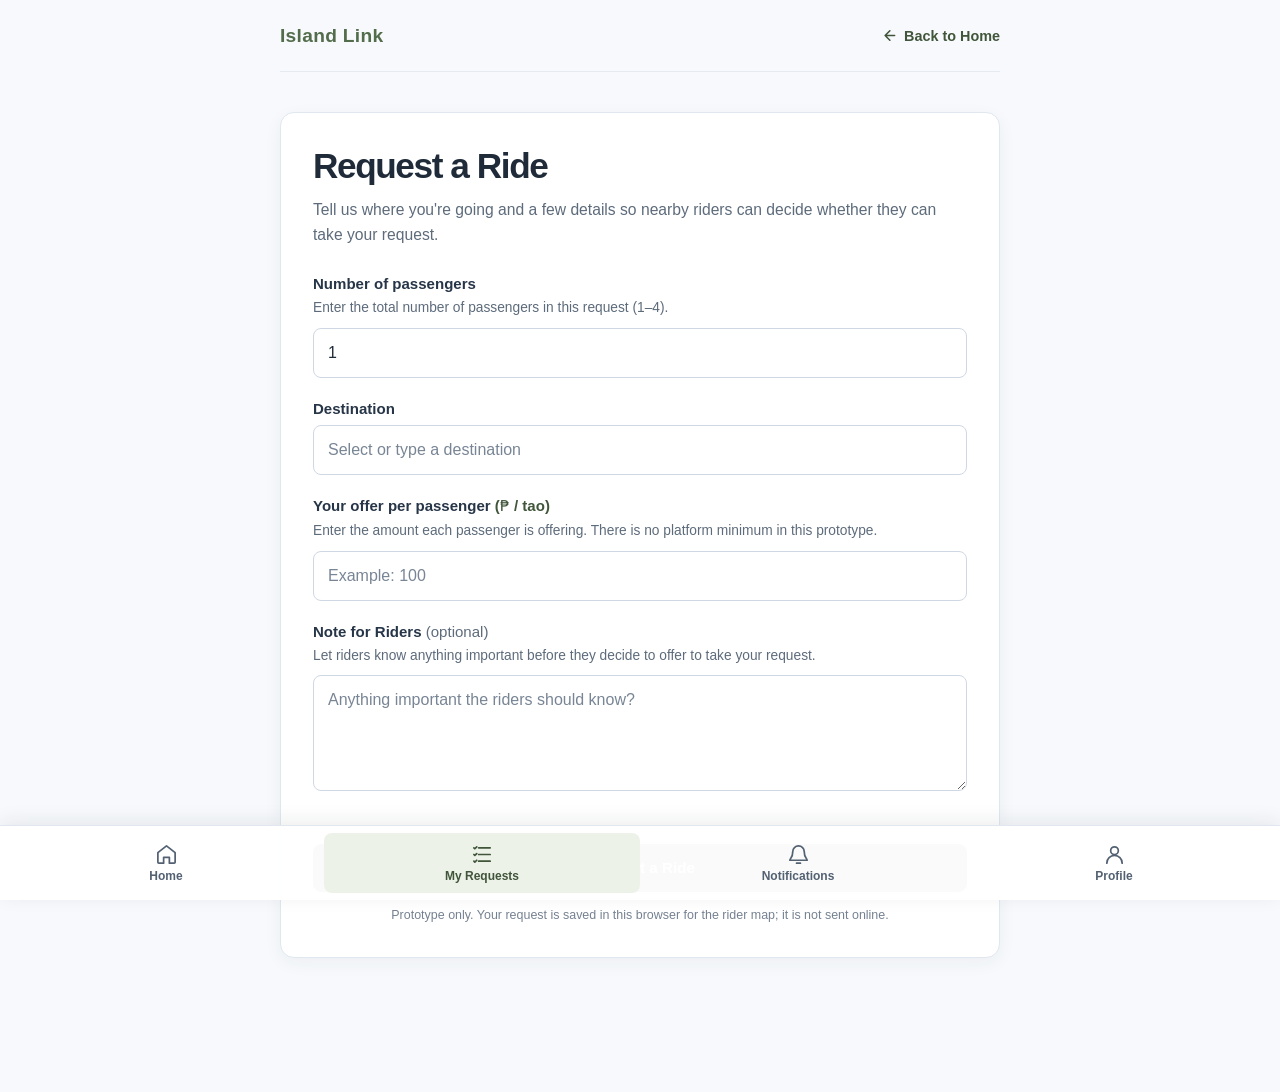
<file: customer/request-ride.html>
<!doctype html>
<html lang="en">
<head>
  <meta charset="utf-8">
  <meta name="viewport" content="width=device-width, initial-scale=1">
  <meta name="theme-color" content="#f7f9fc">
  <title>Request a Ride | Island Link</title>
  <link rel="stylesheet" href="../css/style.css">
  <link rel="stylesheet" href="../css/customer_ride_request.css">
</head>
<body class="with-primary-nav" data-role="customer">
  <div class="page-shell">
    <header>
      <p class="brand">Island Link</p>
      <a class="back-link" href="index.html#home">
        <svg viewBox="0 0 24 24" aria-hidden="true"><path d="m15 18-6-6 6-6M9 12h12"></path></svg>
        <span>Back to Home</span>
      </a>
    </header>

    <main>
      <section class="form-card" id="request-form-section" aria-labelledby="page-title">
        <h1 id="page-title">Request a Ride</h1>
        <p class="intro">Tell us where you're going and a few details so nearby riders can decide whether they can take your request.</p>

        <form id="ride-request-form" novalidate>
          <div class="field">
            <label for="passengers">Number of passengers</label>
            <p class="field-hint" id="passengers-hint">Enter the total number of passengers in this request (1–4).</p>
            <input id="passengers" name="passengers" type="number" min="1" max="4" step="1" value="1" required aria-describedby="passengers-hint">
          </div>

          <div class="field">
            <label for="destination">Destination</label>
            <input id="destination" name="destination" type="text" list="destination-suggestions" placeholder="Select or type a destination" required>
            <datalist id="destination-suggestions">
              <option value="San Jose"></option>
              <option value="Poblacion"></option>
              <option value="Mahayahay"></option>
              <option value="Cuarinta"></option>
            </datalist>
          </div>

          <div class="field">
            <label for="offer-price">Your offer per passenger <span class="offer-unit">(₱ / tao)</span></label>
            <p class="field-hint" id="offer-price-hint">Enter the amount each passenger is offering. There is no platform minimum in this prototype.</p>
            <input id="offer-price" name="offerPrice" type="number" min="0" step="any" inputmode="decimal" placeholder="Example: 100" required aria-describedby="offer-price-hint">
          </div>

          <div class="field">
            <label for="customer-note">Note for Riders <span style="font-weight: 400; color: #5d6b7b;">(optional)</span></label>
            <p class="field-hint" id="note-hint">Let riders know anything important before they decide to offer to take your request.</p>
            <textarea id="customer-note" name="customerNote" maxlength="500" placeholder="Anything important the riders should know?" aria-describedby="note-hint"></textarea>
          </div>

          <p class="form-error" id="form-error" role="alert" aria-live="polite"></p>
          <button class="button-primary form-submit" type="submit">Request a Ride</button>
          <p class="prototype-note">Prototype only. Your request is saved in this browser for the rider map; it is not sent online.</p>
        </form>
      </section>

      <section class="waiting-card" id="waiting-screen" aria-labelledby="waiting-title" hidden>
        <div class="waiting-content">
          <button class="waiting-back" id="back-to-form" type="button">← Back to Request</button>
          <div class="waiting-copy">
            <h1 id="waiting-title" tabindex="-1">Waiting for a Driver...</h1>
            <p class="waiting-intro">Your request is saved for this browser's rider-map prototype. It is not sent to riders online.</p>
          </div>

          <dl class="request-summary">
            <div class="summary-item">
              <dt>Passengers</dt>
              <dd id="summary-passengers"></dd>
            </div>
            <div class="summary-item">
              <dt>Destination</dt>
              <dd id="summary-destination"></dd>
            </div>
            <div class="summary-item">
              <dt>Your offer</dt>
              <dd id="summary-offer"></dd>
            </div>
            <div class="summary-item note" id="summary-note-wrap" hidden>
              <dt>Note for Riders</dt>
              <dd id="summary-note"></dd>
            </div>
          </dl>

          <button class="cancel-button" id="open-cancel" type="button">Cancel Request</button>
        </div>
        <img class="waiting-background" src="../assets/driver.jpg" alt="">
      </section>

      <section class="cancelled-card" id="cancelled-screen" aria-labelledby="cancelled-title" hidden>
        <h1 id="cancelled-title" tabindex="-1">Request Cancelled</h1>
        <p>Your ride request has been removed from the rider map.</p>
        <a class="button-primary" href="index.html#home">Back to Passenger Home</a>
      </section>
    </main>
  </div>

  <nav class="primary-nav" aria-label="Customer navigation">
    <a href="index.html#home" data-tab="home">
      <svg viewBox="0 0 24 24" aria-hidden="true"><path d="m3 10 9-7 9 7v10a1 1 0 0 1-1 1h-5v-6H9v6H4a1 1 0 0 1-1-1z"></path></svg>
      <span>Home</span>
    </a>
    <a href="index.html#my-requests" data-tab="my-requests" aria-current="page">
      <svg viewBox="0 0 24 24" aria-hidden="true"><path d="M8 5h12M8 12h12M8 19h12"></path><path d="m3 5 1 1 2-2M3 12l1 1 2-2M3 19l1 1 2-2"></path></svg>
      <span>My Requests</span>
    </a>
    <a href="index.html#notifications" data-tab="notifications">
      <svg viewBox="0 0 24 24" aria-hidden="true"><path d="M18 9a6 6 0 0 0-12 0c0 7-3 7-3 9h18c0-2-3-2-3-9M10 21h4"></path></svg>
      <span>Notifications</span>
    </a>
    <a href="index.html#profile" data-tab="profile">
      <svg viewBox="0 0 24 24" aria-hidden="true"><circle cx="12" cy="8" r="4"></circle><path d="M4 21a8 8 0 0 1 16 0"></path></svg>
      <span>Profile</span>
    </a>
  </nav>

  <dialog id="location-dialog" aria-labelledby="location-dialog-title">
    <section class="dialog-content" id="location-intro-state">
      <span class="dialog-icon" aria-hidden="true">
        <svg viewBox="0 0 24 24">
          <path d="M20 10c0 5-8 11-8 11S4 15 4 10a8 8 0 1 1 16 0z"></path>
          <circle cx="12" cy="10" r="2.5"></circle>
        </svg>
      </span>
      <h2 id="location-dialog-title">Share Your Location</h2>
      <p>Your location helps nearby riders find where to pick you up. We need your location so your ride request can appear in the right place on the rider's map.</p>
      <div class="dialog-actions">
        <button class="button-secondary" id="location-not-now" type="button">Not Now</button>
        <button class="button-primary" id="allow-location" type="button">Allow Location</button>
      </div>
    </section>

    <section class="dialog-content" id="location-off-state" hidden>
      <span class="dialog-icon" aria-hidden="true">
        <svg viewBox="0 0 24 24">
          <path d="M20 10c0 5-8 11-8 11S4 15 4 10a8 8 0 1 1 16 0z"></path>
          <circle cx="12" cy="10" r="2.5"></circle>
          <path d="m4 4 16 16"></path>
        </svg>
      </span>
      <h2>Location is turned off</h2>
      <p>Please turn on location services on your phone so we can place your request on the rider's map. Your request cannot be uploaded until your pickup location is available.</p>
      <div class="dialog-actions">
        <button class="button-secondary" id="location-off-back" type="button">Go Back</button>
        <button class="button-primary" id="turn-on-location" type="button">Turn On Location</button>
      </div>
      <p class="prototype-note">Prototype simulation only. No device location is accessed.</p>
    </section>

    <section class="dialog-content" id="location-received-state" hidden>
      <span class="dialog-icon" aria-hidden="true">
        <svg viewBox="0 0 24 24">
          <path d="M20 10c0 5-8 11-8 11S4 15 4 10a8 8 0 1 1 16 0z"></path>
          <path d="m9 10 2 2 4-4"></path>
        </svg>
      </span>
      <h2>Location received</h2>
      <p>Your pickup location will be shown to nearby riders so they can find you.</p>
      <div class="dialog-actions">
        <button class="button-primary" id="continue-with-location" type="button">Continue</button>
      </div>
      <p class="prototype-note">This is a simulated confirmation, not a real GPS location.</p>
    </section>

    <section class="dialog-content" id="posted-state" hidden>
      <span class="dialog-icon" aria-hidden="true">
        <svg viewBox="0 0 24 24">
          <path d="M20 7 10 17l-5-5"></path>
          <path d="M21 12a9 9 0 1 1-4.2-7.6"></path>
        </svg>
      </span>
      <h2>Ride Request Posted!</h2>
      <p>Your request is saved for this browser's rider-map prototype. Offers are not sent or synced online.</p>
      <div class="dialog-actions">
        <button class="button-primary" id="wait-for-rider" type="button">Wait for a Rider</button>
      </div>
      <p class="prototype-note">Mock request only. Nothing has been sent to a server.</p>
    </section>
  </dialog>

  <dialog id="cancel-dialog" aria-labelledby="cancel-dialog-title">
    <section class="dialog-content">
      <h2 id="cancel-dialog-title">Cancel this request?</h2>
      <p>Your ride request will be removed from the rider map.</p>
      <p class="form-error" id="cancel-storage-error" role="alert" hidden>This browser could not remove the saved prototype request. Please check local storage and try again.</p>
      <div class="dialog-actions">
        <button class="button-secondary" id="keep-request" type="button">Keep Request</button>
        <button class="button-primary" id="confirm-cancel" type="button">Cancel Request</button>
      </div>
    </section>
  </dialog>

  <script src="../js/customer_ride_request.js"></script>
  <script src="../js/app.js"></script>
</body>
</html>
</file>
<file: css/style.css>
* {
      box-sizing: border-box;
    }

    body {
      min-width: 320px;
      min-height: 100vh;
      margin: 0;
    }

    body.with-primary-nav {
      padding-bottom: calc(78px + env(safe-area-inset-bottom));
    }

    .primary-nav {
      position: fixed;
      right: 0;
      bottom: 0;
      left: 0;
      z-index: 20;
      display: grid;
      grid-template-columns: repeat(4, minmax(0, 1fr));
      padding: 7px max(8px, env(safe-area-inset-left)) calc(7px + env(safe-area-inset-bottom));
      border-top: 1px solid #e0e7ef;
      background: rgb(255 255 255 / 97%);
      box-shadow: 0 -4px 18px rgb(32 43 58 / 8%);
    }

    .primary-nav a {
      display: flex;
      min-width: 0;
      min-height: 60px;
      flex-direction: column;
      align-items: center;
      justify-content: center;
      gap: 3px;
      border-radius: 8px;
      color: #536173;
      font-size: 0.75rem;
      font-weight: 600;
      text-decoration: none;
      -webkit-tap-highlight-color: transparent;
    }

    .primary-nav a[aria-current="page"] {
      background: #edf2e9;
      color: #40553a;
    }

    .primary-nav a:focus-visible,
    .back-link:focus-visible {
      outline: 3px solid rgba(83, 109, 76, 0.2);
      outline-offset: 2px;
    }

    .primary-nav svg {
      width: 23px;
      height: 23px;
      fill: none;
      stroke: currentColor;
      stroke-linecap: round;
      stroke-linejoin: round;
      stroke-width: 1.8;
    }

    .back-link {
      display: inline-flex;
      min-height: 44px;
      align-items: center;
      gap: 7px;
      color: #40553a;
      font-size: 0.9rem;
      font-weight: 700;
      text-decoration: none;
    }

    .back-link:hover {
      text-decoration: underline;
    }

    .back-link svg {
      width: 19px;
      height: 19px;
      fill: none;
      stroke: currentColor;
      stroke-linecap: round;
      stroke-linejoin: round;
      stroke-width: 2;
    }

    .prototype-tab-section {
      margin-top: 38px;
      padding: 24px;
      border: 1px solid #e0e7ef;
      border-radius: 12px;
      background: #fff;
      box-shadow: 0 5px 18px rgb(30 56 82 / 5%);
      scroll-margin-top: 20px;
    }

    .prototype-tab-section h2 {
      margin: 0 0 8px;
      color: #202b3a;
      font-size: 1.2rem;
    }

    .prototype-tab-section p {
      margin: 0;
      color: #5d6b7b;
      font-size: 0.95rem;
      line-height: 1.55;
    }

    .prototype-tab-actions {
      display: flex;
      flex-wrap: wrap;
      gap: 10px;
      margin-top: 18px;
    }

    .prototype-tab-actions a {
      display: inline-flex;
      min-height: 44px;
      align-items: center;
      justify-content: center;
      padding: 9px 13px;
      border: 1px solid #d6dfd1;
      border-radius: 8px;
      background: #edf2e9;
      color: #40553a;
      font-size: 0.9rem;
      font-weight: 600;
      text-decoration: none;
    }

    .prototype-tab-actions a:hover {
      background: #e4ebdf;
    }

    .waiting-back {
      position: relative;
      z-index: 1;
      display: inline-flex;
      min-height: 44px;
      align-self: flex-start;
      align-items: center;
      padding: 8px 12px;
      border: 1px solid rgb(255 255 255 / 65%);
      border-radius: 8px;
      background: rgb(24 31 39 / 58%);
      color: #fff;
      font: inherit;
      font-size: 0.9rem;
      font-weight: 700;
      cursor: pointer;
    }

    .waiting-back:hover {
      background: rgb(24 31 39 / 78%);
    }

    .with-primary-nav .waiting-card {
      padding-bottom: calc(100px + env(safe-area-inset-bottom));
    }

    .with-primary-nav .waiting-content {
      min-height: calc(100vh - 124px - env(safe-area-inset-bottom));
      min-height: calc(100dvh - 124px - env(safe-area-inset-bottom));
    }

    .role-switch-link {
      display: inline-flex;
      min-height: 48px;
      align-items: center;
      justify-content: center;
      margin-top: 16px;
      padding: 11px 16px;
      border: 1px solid #536d4c;
      border-radius: 8px;
      background: #536d4c;
      color: #fff;
      font-size: 0.94rem;
      font-weight: 700;
      text-decoration: none;
    }

    .role-switch-link:hover {
      border-color: #40553a;
      background: #40553a;
    }

    @media (max-width: 380px) {
      .primary-nav a {
        font-size: 0.69rem;
      }

      .primary-nav svg {
        width: 21px;
        height: 21px;
      }

      .prototype-tab-section {
        padding: 19px;
      }
    }
</file>
<file: css/home.css>
:root {
      color-scheme: light;
      font-family: Arial, Helvetica, sans-serif;
      color: #202b3a;
      background: #f7f9fc;
      font-synthesis: none;
      text-rendering: optimizeLegibility;
      -webkit-font-smoothing: antialiased;
      -moz-osx-font-smoothing: grayscale;
      --accent: #536d4c;
      --accent-dark: #40553a;
      --accent-soft: #edf2e9;
      --focus-ring: rgba(83, 109, 76, 0.2);
    }



    main {
      display: flex;
      min-height: 100vh;
      align-items: center;
      justify-content: center;
      padding: 56px 24px;
    }

    .landing {
      width: min(100%, 760px);
      text-align: center;
    }

    .brand {
      margin: 0 0 52px;
      color: var(--accent);
      font-size: 1.25rem;
      font-weight: 700;
      letter-spacing: 0.015em;
    }

    h1 {
      margin: 0;
      color: #202b3a;
      font-size: clamp(2rem, 5vw, 2.8rem);
      font-weight: 700;
      letter-spacing: -0.045em;
      line-height: 1.16;
    }

    .intro {
      margin: 16px 0 40px;
      color: #5d6b7b;
      font-size: 1.05rem;
      line-height: 1.6;
    }

    .roles {
      display: grid;
      grid-template-columns: repeat(2, minmax(0, 1fr));
      gap: 20px;
      text-align: left;
    }

    .role-card {
      display: flex;
      min-height: 350px;
      flex-direction: column;
      align-items: flex-start;
      padding: 30px;
      border: 1px solid #e0e7ef;
      border-radius: 12px;
      background: #fff;
      box-shadow: 0 5px 18px rgb(30 56 82 / 5%);
    }

    .role-icon {
      display: grid;
      width: 112px;
      height: 112px;
      align-self: center;
      margin-bottom: 24px;
      place-items: center;
      border-radius: 18px;
      background: var(--accent-soft);
      color: var(--accent);
    }

    .role-icon svg {
      width: 81px;
      height: 81px;
      fill: none;
      stroke: currentColor;
      stroke-linecap: round;
      stroke-linejoin: round;
      stroke-width: 1.8;
    }

    h2 {
      margin: 0;
      color: #202b3a;
      font-size: 1.2rem;
      line-height: 1.35;
    }

    .role-description {
      margin: 8px 0 24px;
      color: #5d6b7b;
      font-size: 0.95rem;
      line-height: 1.55;
    }

    .role-link {
      display: flex;
      min-height: 48px;
      width: 100%;
      align-items: center;
      justify-content: center;
      margin-top: auto;
      padding: 12px 16px;
      border: 1px solid var(--accent);
      border-radius: 8px;
      background: var(--accent);
      color: #fff;
      font-size: 0.95rem;
      font-weight: 600;
      text-align: center;
      text-decoration: none;
      transition: background-color 140ms ease, border-color 140ms ease;
    }

    .role-link:hover {
      border-color: var(--accent-dark);
      background: var(--accent-dark);
    }

    .role-link:focus-visible {
      outline: 3px solid var(--focus-ring);
      outline-offset: 3px;
    }

    @media (max-width: 560px) {
      main {
        padding: 38px 20px;
      }

      .brand {
        margin-bottom: 40px;
      }

      .intro {
        margin-bottom: 30px;
      }

      .roles {
        grid-template-columns: 1fr;
        gap: 16px;
      }

      .role-card {
        min-height: 330px;
        padding: 24px;
      }

      .role-icon {
        width: 96px;
        height: 96px;
        margin-bottom: 20px;
      }

      .role-icon svg {
        width: 72px;
        height: 72px;
      }
    }

    @media (prefers-reduced-motion: reduce) {
      *,
      *::before,
      *::after {
        scroll-behavior: auto !important;
        transition-duration: 0.01ms !important;
      }
    }
</file>
<file: css/customer_home.css>
:root {
      color-scheme: light;
      font-family: Arial, Helvetica, sans-serif;
      color: #202b3a;
      background: #f7f9fc;
      font-synthesis: none;
      text-rendering: optimizeLegibility;
      -webkit-font-smoothing: antialiased;
      -moz-osx-font-smoothing: grayscale;
      --accent: #536d4c;
      --accent-dark: #40553a;
      --accent-soft: #edf2e9;
      --focus-ring: rgba(83, 109, 76, 0.2);
    }



    .page-shell {
      width: min(100% - 48px, 1080px);
      margin: 0 auto;
    }

    header {
      display: flex;
      min-height: 76px;
      align-items: center;
      justify-content: space-between;
      border-bottom: 1px solid #e6ebf1;
    }

    .brand {
      margin: 0;
      color: var(--accent);
      font-size: 1.2rem;
      font-weight: 700;
      letter-spacing: 0.015em;
    }

    .section-label {
      padding: 7px 12px;
      border-radius: 6px;
      background: var(--accent-soft);
      color: var(--accent);
      font-size: 0.875rem;
      font-weight: 600;
    }

    main {
      padding: 56px 0 64px;
    }

    .welcome {
      margin-bottom: 34px;
      text-align: center;
    }

    h1 {
      margin: 0;
      color: #202b3a;
      font-size: clamp(1.9rem, 4vw, 2.5rem);
      font-weight: 700;
      letter-spacing: -0.04em;
      line-height: 1.2;
    }

    .intro {
      margin: 14px 0 0;
      color: #5d6b7b;
      font-size: 1rem;
      line-height: 1.6;
    }

    .services {
      display: grid;
      grid-template-columns: repeat(3, minmax(0, 1fr));
      gap: 20px;
    }

    .service-card {
      display: flex;
      min-height: 390px;
      flex-direction: column;
      align-items: flex-start;
      padding: 28px;
      border: 1px solid #e0e7ef;
      border-radius: 12px;
      background: #fff;
      box-shadow: 0 5px 18px rgb(30 56 82 / 5%);
    }

    .service-icon {
      display: grid;
      width: 112px;
      height: 112px;
      align-self: center;
      margin-bottom: 24px;
      place-items: center;
      border-radius: 18px;
      background: var(--accent-soft);
      color: var(--accent);
    }

    .service-icon svg {
      width: 81px;
      height: 81px;
      fill: none;
      stroke: currentColor;
      stroke-linecap: round;
      stroke-linejoin: round;
      stroke-width: 1.8;
    }

    h2 {
      margin: 0;
      color: #202b3a;
      font-size: 1.15rem;
      line-height: 1.4;
    }

    .service-description {
      margin: 9px 0 24px;
      color: #5d6b7b;
      font-size: 0.94rem;
      line-height: 1.6;
    }

    .service-link {
      display: flex;
      min-height: 48px;
      width: 100%;
      align-items: center;
      justify-content: center;
      margin-top: auto;
      padding: 12px 14px;
      border: 1px solid var(--accent);
      border-radius: 8px;
      background: var(--accent);
      color: #fff;
      font-size: 0.92rem;
      font-weight: 600;
      line-height: 1.35;
      text-align: center;
      text-decoration: none;
      transition: background-color 140ms ease, border-color 140ms ease;
    }

    .service-link:hover {
      border-color: var(--accent-dark);
      background: var(--accent-dark);
    }

    .service-link:focus-visible {
      outline: 3px solid var(--focus-ring);
      outline-offset: 3px;
    }

    .benefits {
      margin-top: 54px;
    }

    .benefits h2 {
      margin-bottom: 20px;
      font-size: 1.3rem;
      text-align: center;
    }

    .benefit-list {
      display: grid;
      grid-template-columns: repeat(3, minmax(0, 1fr));
      gap: 16px;
    }

    .benefit {
      padding: 18px 20px;
      border: 1px solid #e6ebf1;
      border-radius: 10px;
      background: #fff;
    }

    .benefit h3 {
      margin: 0;
      color: var(--accent);
      font-size: 0.98rem;
      line-height: 1.4;
    }

    .benefit p {
      margin: 7px 0 0;
      color: #5d6b7b;
      font-size: 0.9rem;
      line-height: 1.55;
    }

    @media (max-width: 800px) {
      .services {
        grid-template-columns: repeat(2, minmax(0, 1fr));
      }

      .service-card:last-child {
        grid-column: 1 / -1;
      }
    }

    @media (max-width: 600px) {
      .page-shell {
        width: min(100% - 40px, 440px);
      }

      header {
        min-height: 68px;
      }

      main {
        padding: 40px 0 48px;
      }

      .welcome {
        margin-bottom: 26px;
      }

      .intro {
        max-width: 360px;
        margin: 12px auto 0;
        font-size: 0.95rem;
      }

      .services,
      .benefit-list {
        grid-template-columns: 1fr;
      }

      .service-card:last-child {
        grid-column: auto;
      }

      .service-card {
        min-height: 360px;
        padding: 24px;
      }

      .service-icon {
        width: 96px;
        height: 96px;
        margin-bottom: 20px;
      }

      .service-icon svg {
        width: 72px;
        height: 72px;
      }

      .benefits {
        margin-top: 42px;
      }

      .benefits h2 {
        margin-bottom: 16px;
      }
    }

    @media (prefers-reduced-motion: reduce) {
      *,
      *::before,
      *::after {
        scroll-behavior: auto !important;
        transition-duration: 0.01ms !important;
      }
    }
</file>
<file: css/rider_home.css>
:root {
      color-scheme: light;
      font-family: Arial, Helvetica, sans-serif;
      color: #202b3a;
      background: #f7f9fc;
      font-synthesis: none;
      text-rendering: optimizeLegibility;
      -webkit-font-smoothing: antialiased;
      -moz-osx-font-smoothing: grayscale;
      --accent: #536d4c;
      --accent-dark: #40553a;
      --accent-soft: #edf2e9;
      --border: #e0e7ef;
      --muted: #5d6b7b;
      --focus-ring: rgba(83, 109, 76, 0.2);
    }



    button,
    input {
      font: inherit;
    }

    .page-shell {
      width: min(100% - 48px, 1120px);
      margin: 0 auto;
    }

    .topbar {
      display: flex;
      min-height: 76px;
      align-items: center;
      justify-content: space-between;
      border-bottom: 1px solid #e6ebf1;
    }

    .brand {
      margin: 0;
      color: var(--accent);
      font-size: 1.2rem;
      font-weight: 700;
      letter-spacing: 0.015em;
    }

    .section-label {
      padding: 7px 12px;
      border-radius: 6px;
      background: var(--accent-soft);
      color: var(--accent-dark);
      font-size: 0.875rem;
      font-weight: 600;
    }

    main {
      padding: 30px 0 36px;
    }

    .map-heading {
      display: flex;
      align-items: center;
      justify-content: space-between;
      gap: 16px;
      margin-bottom: 16px;
    }

    h1,
    h2,
    h3,
    p {
      margin-top: 0;
    }

    h1 {
      margin-bottom: 5px;
      font-size: clamp(1.35rem, 3vw, 1.7rem);
      letter-spacing: -0.025em;
      line-height: 1.3;
    }

    .map-subtitle {
      margin-bottom: 0;
      color: var(--muted);
      font-size: 0.92rem;
    }

    .filter-toggle,
    .button-primary,
    .button-secondary {
      display: inline-flex;
      min-height: 44px;
      align-items: center;
      justify-content: center;
      gap: 9px;
      padding: 10px 16px;
      border: 1px solid var(--accent);
      border-radius: 8px;
      background: var(--accent);
      color: #fff;
      font-size: 0.92rem;
      font-weight: 600;
      cursor: pointer;
      transition: background-color 140ms ease, border-color 140ms ease;
    }

    .filter-toggle:hover,
    .button-primary:hover {
      border-color: var(--accent-dark);
      background: var(--accent-dark);
    }

    .button-secondary {
      border-color: var(--border);
      background: #fff;
      color: #344254;
    }

    .button-secondary:hover {
      background: #f3f5f8;
    }

    button:focus-visible,
    a:focus-visible,
    input:focus-visible {
      outline: 3px solid var(--focus-ring);
      outline-offset: 3px;
    }

    .filter-icon {
      width: 18px;
      height: 18px;
      fill: none;
      stroke: currentColor;
      stroke-linecap: round;
      stroke-linejoin: round;
      stroke-width: 1.8;
    }

    .filter-panel {
      margin-bottom: 16px;
      padding: 22px;
      border: 1px solid var(--border);
      border-radius: 12px;
      background: #fff;
      box-shadow: 0 5px 18px rgb(30 56 82 / 5%);
    }

    .filter-panel[hidden] {
      display: none;
    }

    .filter-grid {
      display: grid;
      grid-template-columns: minmax(220px, 0.8fr) minmax(0, 1.4fr);
      gap: 26px;
    }

    .filter-group h2 {
      margin: 0 0 6px;
      font-size: 1rem;
    }

    fieldset.filter-group {
      min-width: 0;
      margin: 0;
      padding: 0;
      border: 0;
    }

    .filter-group legend {
      padding: 0;
    }

    .filter-help {
      margin: 0 0 14px;
      color: var(--muted);
      font-size: 0.88rem;
      line-height: 1.5;
    }

    .option-list {
      display: grid;
      grid-template-columns: repeat(2, minmax(0, 1fr));
      gap: 9px 14px;
    }

    .option {
      display: flex;
      min-height: 38px;
      align-items: center;
      gap: 9px;
      color: #344254;
      font-size: 0.92rem;
      cursor: pointer;
    }

    .option input {
      width: 17px;
      height: 17px;
      accent-color: var(--accent);
    }

    .filter-actions {
      display: flex;
      justify-content: flex-end;
      gap: 10px;
      margin-top: 20px;
      padding-top: 16px;
      border-top: 1px solid #edf0f4;
    }

    .map-canvas {
      position: relative;
      height: min(64vh, 580px);
      min-height: 430px;
      overflow: hidden;
      border: 1px solid #dfe6e0;
      border-radius: 14px;
      background-color: #eef3ef;
      background-image:
        radial-gradient(ellipse at 18% 30%, rgb(255 255 255 / 65%) 0 2px, transparent 3px),
        radial-gradient(ellipse at 83% 74%, rgb(255 255 255 / 65%) 0 2px, transparent 3px),
        linear-gradient(135deg, #eaf1ed, #e4ede9);
      isolation: isolate;
    }

    .map-art {
      position: absolute;
      inset: 0;
      width: 100%;
      height: 100%;
      z-index: -1;
    }

    .map-label {
      position: absolute;
      z-index: 1;
      color: #65756f;
      font-size: 0.78rem;
      font-weight: 600;
      letter-spacing: 0.01em;
      pointer-events: none;
    }

    .map-label.mahayahay {
      top: 20%;
      left: 14%;
    }

    .map-label.cuarinta {
      top: 55%;
      left: 64%;
    }

    .map-label.poblacion {
      top: 76%;
      left: 25%;
    }

    .map-location {
      position: absolute;
      top: 16px;
      left: 16px;
      z-index: 3;
      padding: 9px 12px;
      border: 1px solid rgb(224 231 239 / 90%);
      border-radius: 8px;
      background: rgb(255 255 255 / 94%);
      color: #354354;
      font-size: 0.82rem;
      font-weight: 600;
    }

    .rider-location {
      position: absolute;
      z-index: 3;
      display: grid;
      justify-items: center;
      gap: 2px;
      transform: translate(-50%, -50%);
      pointer-events: none;
    }

    .rider-location svg {
      width: 34px;
      height: 42px;
      overflow: visible;
      filter: drop-shadow(0 2px 3px rgb(32 43 58 / 35%));
    }

    .rider-location svg path {
      fill: #c62828;
      stroke: #fff;
      stroke-width: 1.5;
    }

    .rider-location svg circle {
      fill: #fff;
    }

    .rider-location span {
      padding: 4px 7px;
      border: 1px solid #fff;
      border-radius: 5px;
      background: #c62828;
      color: #fff;
      font-size: 0.66rem;
      font-weight: 800;
      letter-spacing: 0.04em;
      white-space: nowrap;
      box-shadow: 0 1px 5px rgb(32 43 58 / 18%);
    }

    .map-note {
      position: absolute;
      right: 12px;
      bottom: 11px;
      left: 12px;
      z-index: 3;
      margin: 0;
      color: #5d6b7b;
      font-size: 0.76rem;
      text-align: center;
    }

    .request-marker {
      position: absolute;
      z-index: 2;
      display: flex;
      flex-direction: column;
      align-items: center;
      gap: 5px;
      transform: translate(-50%, -50%);
    }

    .request-marker[hidden] {
      display: none;
    }

    .marker-button {
      display: grid;
      width: 54px;
      height: 54px;
      padding: 8px;
      place-items: center;
      border: 3px solid #fff;
      border-radius: 50%;
      background: var(--accent);
      box-shadow: 0 3px 12px rgb(32 43 58 / 25%);
      cursor: pointer;
    }

    .marker-button.delivery {
      background: #475569;
    }

    .marker-button.custom {
      border-color: #fff;
      background: #fffaf7;
    }

    .marker-button svg {
      width: 33px;
      height: 33px;
      fill: none;
      stroke: #fff;
      stroke-linecap: round;
      stroke-linejoin: round;
      stroke-width: 1.8;
    }

    .marker-button.custom svg {
      fill: var(--accent);
      stroke: var(--accent-dark);
      stroke-width: 1.2;
    }

    .request-marker.has-offer .marker-button {
      border-color: #fff;
      box-shadow:
        0 0 0 4px #91a985,
        0 0 0 7px rgb(83 109 76 / 30%),
        0 3px 12px rgb(32 43 58 / 25%);
    }

    .request-marker.has-offer .marker-button.custom {
      border-color: #91a985;
    }

    .marker-caption {
      max-width: 180px;
      padding: 4px 8px;
      border-radius: 5px;
      background: rgb(255 255 255 / 94%);
      box-shadow: 0 1px 5px rgb(32 43 58 / 10%);
      color: #344254;
      font-size: 0.74rem;
      line-height: 1.35;
      text-align: center;
      white-space: normal;
      overflow-wrap: anywhere;
    }

    .marker-caption strong {
      display: block;
      color: #263547;
      font-size: 0.76rem;
    }

    .request-marker[data-request-type="custom"] .marker-caption {
      display: none;
    }

    .map-empty {
      position: absolute;
      top: 50%;
      left: 50%;
      z-index: 4;
      width: min(85%, 360px);
      padding: 18px 20px;
      border: 1px solid var(--border);
      border-radius: 10px;
      background: #fff;
      color: var(--muted);
      font-size: 0.95rem;
      line-height: 1.5;
      text-align: center;
      transform: translate(-50%, -50%);
    }

    .map-empty[hidden] {
      display: none;
    }

    .distance-note {
      margin: 11px 0 0;
      color: var(--muted);
      font-size: 0.8rem;
      text-align: center;
    }

    .passenger-requests {
      margin-top: 22px;
    }

    .passenger-requests-heading {
      display: flex;
      align-items: baseline;
      justify-content: space-between;
      gap: 12px;
      margin-bottom: 12px;
    }

    .passenger-requests-heading h2 {
      margin: 0;
      font-size: 1.15rem;
    }

    .passenger-requests-heading p {
      margin: 0;
      color: var(--muted);
      font-size: 0.82rem;
    }

    .passenger-request-cards {
      display: grid;
      grid-template-columns: repeat(auto-fit, minmax(min(100%, 275px), 1fr));
      gap: 13px;
    }

    .passenger-request-card {
      display: grid;
      gap: 14px;
      padding: 17px;
      border: 1px solid var(--border);
      border-left: 4px solid var(--accent);
      border-radius: 11px;
      background: #fff;
      box-shadow: 0 3px 12px rgb(30 56 82 / 5%);
    }

    .passenger-request-card[hidden] {
      display: none;
    }

    .passenger-card-header {
      display: flex;
      align-items: center;
      gap: 12px;
    }

    .passenger-card-icon {
      display: grid;
      width: 52px;
      height: 52px;
      flex: 0 0 auto;
      place-items: center;
      border-radius: 12px;
      background: var(--accent-soft);
      color: var(--accent-dark);
    }

    .passenger-card-icon svg {
      width: 34px;
      height: 34px;
      fill: none;
      stroke: currentColor;
      stroke-linecap: round;
      stroke-linejoin: round;
      stroke-width: 1.8;
    }

    .passenger-card-count {
      margin: 0;
      color: var(--accent-dark);
      font-size: 1.12rem;
      font-weight: 800;
      letter-spacing: 0.02em;
    }

    .passenger-card-distance {
      margin: 3px 0 0;
      color: var(--muted);
      font-size: 0.84rem;
      font-weight: 600;
    }

    .passenger-card-destination {
      margin: 0;
      color: #263547;
      font-size: 1rem;
      font-weight: 700;
      overflow-wrap: anywhere;
    }

    .passenger-card-destination span {
      display: block;
      margin-bottom: 3px;
      color: var(--muted);
      font-size: 0.78rem;
      font-weight: 500;
    }

    .passenger-card-price {
      margin: -4px 0 0;
      color: var(--accent-dark);
      font-size: 1.5rem;
      font-weight: 800;
      letter-spacing: -0.025em;
    }

    .passenger-card-price span {
      font-size: 0.9rem;
      font-weight: 700;
      letter-spacing: 0;
    }

    .passenger-card-action {
      display: grid;
      gap: 8px;
      margin-top: 2px;
    }

    .passenger-card-prompt {
      margin: 0;
      color: #344254;
      font-size: 0.9rem;
      font-weight: 700;
    }

    .take-request-button {
      width: 100%;
      min-height: 48px;
      font-size: 0.9rem;
      letter-spacing: 0.025em;
    }

    .take-request-button:disabled {
      border-color: #aeb9aa;
      background: #e8ede5;
      color: #40553a;
      cursor: default;
    }

    .request-load-error,
    .offer-feedback {
      margin: 0;
      padding: 11px 13px;
      border-radius: 8px;
      background: #fff4e5;
      color: #714b13;
      font-size: 0.88rem;
      line-height: 1.5;
    }

    .offers-section {
      margin-top: 34px;
      padding: 22px;
      border: 1px solid var(--border);
      border-radius: 12px;
      background: #fff;
    }

    .offers-section h2 {
      margin: 0 0 16px;
      font-size: 1.15rem;
    }

    .offer-statuses {
      display: grid;
      grid-template-columns: repeat(4, minmax(0, 1fr));
      gap: 12px;
    }

    .offer-status {
      padding: 14px;
      border-radius: 8px;
      background: #f7f9fc;
    }

    .offer-status h3 {
      margin: 0;
      color: #465466;
      font-size: 0.86rem;
    }

    .offer-status p {
      margin: 6px 0 0;
      color: var(--muted);
      font-size: 0.82rem;
    }

    .bottom-nav {
      display: flex;
      justify-content: center;
      gap: 10px;
      margin: 0 0 30px;
      padding: 12px;
      border: 1px solid var(--border);
      border-radius: 10px;
      background: #fff;
    }

    .bottom-nav a {
      display: inline-flex;
      min-height: 42px;
      align-items: center;
      justify-content: center;
      padding: 9px 18px;
      border-radius: 7px;
      color: #536173;
      font-size: 0.9rem;
      font-weight: 600;
      text-decoration: none;
    }

    .bottom-nav a[aria-current="page"] {
      background: var(--accent-soft);
      color: var(--accent-dark);
    }

    dialog {
      width: min(calc(100% - 32px), 430px);
      padding: 0;
      border: 1px solid var(--border);
      border-radius: 14px;
      background: #fff;
      color: #202b3a;
      box-shadow: 0 20px 60px rgb(20 33 48 / 22%);
    }

    dialog::backdrop {
      background: rgb(21 32 44 / 42%);
    }

    .detail-content {
      padding: 24px;
    }

    .detail-heading {
      display: flex;
      align-items: flex-start;
      justify-content: space-between;
      gap: 16px;
    }

    .detail-heading h2 {
      margin: 0;
      font-size: 1.25rem;
    }

    .detail-close {
      display: inline-flex;
      min-width: 88px;
      min-height: 44px;
      flex: 0 0 auto;
      align-items: center;
      justify-content: center;
      padding: 8px 10px;
      border: 1px solid var(--border);
      border-radius: 8px;
      background: #fff;
      color: #344254;
      font-size: 0.85rem;
      font-weight: 600;
      cursor: pointer;
    }

    .detail-fields {
      display: grid;
      gap: 14px;
      margin: 22px 0 0;
    }

    .detail-fields div {
      padding-bottom: 12px;
      border-bottom: 1px solid #edf0f4;
    }

    .detail-fields dt {
      margin-bottom: 4px;
      color: var(--muted);
      font-size: 0.82rem;
    }

    .detail-fields dd {
      margin: 0;
      color: #263547;
      font-size: 0.95rem;
      font-weight: 600;
      white-space: pre-wrap;
      overflow-wrap: anywhere;
    }

    .detail-content > .take-request-button {
      margin-top: 14px;
    }

    @media (max-width: 760px) {
      .filter-grid {
        grid-template-columns: 1fr;
        gap: 20px;
      }

      .offer-statuses {
        grid-template-columns: repeat(2, minmax(0, 1fr));
      }
    }

    @media (max-width: 560px) {
      .page-shell {
        width: min(100% - 32px, 480px);
      }

      .topbar {
        min-height: 68px;
      }

      main {
        padding: 24px 0 28px;
      }

      .map-heading {
        align-items: flex-start;
      }

      .passenger-requests-heading {
        align-items: flex-start;
        flex-direction: column;
        gap: 5px;
      }

      .filter-toggle {
        flex: 0 0 auto;
        padding: 9px 12px;
      }

      .filter-panel {
        padding: 17px;
      }

      .option-list {
        gap: 7px 9px;
      }

      .map-canvas {
        height: 520px;
        min-height: 420px;
      }

      .request-marker {
        transform: translate(-50%, -50%) scale(0.88);
      }

      .map-label {
        font-size: 0.68rem;
      }

      .map-location {
        top: 10px;
        left: 10px;
        font-size: 0.73rem;
      }

      .offers-section {
        padding: 18px;
      }

      .bottom-nav {
        margin-bottom: 20px;
      }
    }

    @media (prefers-reduced-motion: reduce) {
      *,
      *::before,
      *::after {
        scroll-behavior: auto !important;
        transition-duration: 0.01ms !important;
      }
    }
</file>
<file: css/customer_custom_request.css>
:root {
  color-scheme: light;
  font-family: Arial, Helvetica, sans-serif;
  color: #202b3a;
  background: #f7f9fc;
  font-synthesis: none;
  text-rendering: optimizeLegibility;
  -webkit-font-smoothing: antialiased;
  -moz-osx-font-smoothing: grayscale;
  --accent: #536d4c;
  --accent-dark: #40553a;
  --accent-soft: #edf2e9;
  --border: #e0e7ef;
  --muted: #5d6b7b;
  --focus-ring: rgba(83, 109, 76, 0.2);
  --danger: #a12d26;
  --shadow: rgba(30, 56, 82, 0.08);
}

button,
input,
textarea {
  font: inherit;
}

.page-shell {
  width: min(100% - 40px, 720px);
  margin: 0 auto;
}

header {
  display: flex;
  min-height: 72px;
  align-items: center;
  justify-content: space-between;
  border-bottom: 1px solid #e6ebf1;
}

.brand {
  margin: 0;
  color: var(--accent);
  font-size: 1.2rem;
  font-weight: 700;
  letter-spacing: 0.015em;
}

.home-link {
  color: var(--accent-dark);
  font-size: 0.9rem;
  font-weight: 600;
  text-decoration: none;
}

.home-link:hover {
  text-decoration: underline;
}

main {
  padding: 40px 0 56px;
}

.form-card,
.cancelled-card {
  padding: 32px;
  border: 1px solid var(--border);
  border-radius: 14px;
  background: #fff;
  box-shadow: 0 5px 18px var(--shadow);
}

h1,
h2,
p {
  margin-top: 0;
}

h1 {
  margin-bottom: 10px;
  color: #202b3a;
  font-size: clamp(1.8rem, 5vw, 2.2rem);
  letter-spacing: -0.04em;
  line-height: 1.2;
}

.request-icon {
  display: grid;
  width: 64px;
  height: 64px;
  margin-bottom: 20px;
  place-items: center;
  border-radius: 14px;
  background: var(--accent-soft);
  color: var(--accent);
}

.request-icon svg {
  width: 42px;
  height: 42px;
  fill: currentColor;
}

.intro {
  margin-bottom: 28px;
  color: var(--muted);
  font-size: 0.98rem;
  line-height: 1.6;
}

.field {
  margin-bottom: 22px;
}

label,
.schedule-fieldset legend {
  display: block;
  margin-bottom: 8px;
  color: #263547;
  font-size: 0.94rem;
  font-weight: 600;
}

.field-hint {
  margin: -2px 0 9px;
  color: var(--muted);
  font-size: 0.86rem;
  line-height: 1.5;
}

input,
textarea {
  width: 100%;
  min-height: 50px;
  padding: 12px 14px;
  border: 1px solid #cfd8e2;
  border-radius: 8px;
  background: #fff;
  color: #202b3a;
  font-size: 1rem;
}

textarea {
  min-height: 116px;
  resize: vertical;
  line-height: 1.55;
}

#request-description {
  min-height: 190px;
}

input::placeholder,
textarea::placeholder {
  color: #788595;
  opacity: 1;
}

input:focus,
textarea:focus {
  border-color: var(--accent);
  outline: 3px solid var(--focus-ring);
}

.optional {
  color: var(--muted);
  font-size: 0.88em;
  font-weight: 400;
}

.field.has-error input,
.field.has-error textarea {
  border-color: var(--danger);
}

.field-error {
  min-height: 1.15em;
  margin: 7px 0 0;
  color: var(--danger);
  font-size: 0.84rem;
  line-height: 1.4;
}

.schedule-fieldset {
  min-width: 0;
  margin: 0 0 24px;
  padding: 0;
  border: 0;
}

.schedule-fieldset legend {
  padding: 0;
}

.schedule-choices {
  display: grid;
  grid-template-columns: repeat(2, minmax(0, 1fr));
  gap: 10px;
}

.schedule-choice {
  display: flex;
  min-height: 48px;
  align-items: center;
  gap: 10px;
  margin: 0;
  padding: 10px 12px;
  border: 1px solid var(--border);
  border-radius: 8px;
  background: #fff;
  color: #344254;
  cursor: pointer;
}

.schedule-choice:has(input:checked) {
  border-color: var(--accent);
  background: var(--accent-soft);
  color: var(--accent-dark);
}

.schedule-choice input {
  width: 18px;
  min-height: 18px;
  height: 18px;
  flex: 0 0 auto;
  margin: 0;
  padding: 0;
  accent-color: var(--accent);
}

.schedule-detail {
  margin-top: 17px;
}

.schedule-detail[hidden] {
  display: none;
}

.schedule-detail label {
  margin-bottom: 8px;
}

.time-window {
  display: grid;
  grid-template-columns: repeat(2, minmax(0, 1fr));
  gap: 14px;
}

.time-window .field {
  margin-bottom: 0;
}

.form-error {
  min-height: 1.25em;
  margin: -7px 0 14px;
  color: var(--danger);
  font-size: 0.88rem;
  line-height: 1.45;
}

.button-primary,
.button-secondary {
  display: inline-flex;
  min-height: 48px;
  align-items: center;
  justify-content: center;
  padding: 12px 18px;
  border: 1px solid var(--accent);
  border-radius: 8px;
  background: var(--accent);
  color: #fff;
  font-size: 0.95rem;
  font-weight: 600;
  text-align: center;
  text-decoration: none;
  cursor: pointer;
  transition: background-color 140ms ease, border-color 140ms ease;
}

.button-primary:hover {
  border-color: var(--accent-dark);
  background: var(--accent-dark);
}

.button-secondary {
  border-color: var(--border);
  background: #fff;
  color: #344254;
}

.button-secondary:hover {
  background: #f3f5f8;
}

.form-submit {
  width: 100%;
}

button:focus-visible,
a:focus-visible {
  outline: 3px solid var(--focus-ring);
  outline-offset: 3px;
}

.prototype-note {
  margin: 14px 0 0;
  color: #758191;
  font-size: 0.78rem;
  line-height: 1.5;
  text-align: center;
}

dialog {
  width: min(calc(100% - 32px), 460px);
  max-height: min(90vh, 720px);
  padding: 0;
  overflow: auto;
  border: 1px solid var(--border);
  border-radius: 14px;
  background: #fff;
  color: #202b3a;
  box-shadow: 0 20px 60px rgb(20 33 48 / 22%);
}

dialog::backdrop {
  background: rgb(21 32 44 / 44%);
}

.dialog-content {
  padding: 28px;
}

.dialog-icon {
  display: grid;
  width: 52px;
  height: 52px;
  margin-bottom: 18px;
  place-items: center;
  border-radius: 12px;
  background: var(--accent-soft);
  color: var(--accent-dark);
}

.dialog-icon svg {
  width: 28px;
  height: 28px;
  fill: none;
  stroke: currentColor;
  stroke-linecap: round;
  stroke-linejoin: round;
  stroke-width: 1.8;
}

.dialog-content h2 {
  margin-bottom: 10px;
  font-size: 1.35rem;
  letter-spacing: -0.02em;
  line-height: 1.3;
}

.dialog-content p {
  margin-bottom: 22px;
  color: var(--muted);
  font-size: 0.95rem;
  line-height: 1.6;
}

.dialog-actions {
  display: flex;
  flex-wrap: wrap;
  justify-content: flex-end;
  gap: 10px;
}

.dialog-actions .button-primary,
.dialog-actions .button-secondary {
  min-width: 140px;
}

.waiting-card[hidden],
.cancelled-card[hidden] {
  display: none;
}

.waiting-card {
  position: fixed;
  inset: 0;
  z-index: 10;
  display: flex;
  width: 100%;
  min-height: 100vh;
  min-height: 100dvh;
  flex-direction: column;
  justify-content: center;
  overflow: auto;
  padding: 24px;
  border: 0;
  border-radius: 0;
  background: #202b3a;
  box-shadow: none;
  isolation: isolate;
  text-align: center;
}

.waiting-background {
  position: absolute;
  inset: 0;
  z-index: -2;
  width: 100%;
  height: 100%;
  object-fit: cover;
}

.waiting-card::before {
  position: absolute;
  inset: 0;
  z-index: -1;
  background: linear-gradient(180deg, rgb(18 25 33 / 62%), rgb(18 25 33 / 12%) 45%, rgb(18 25 33 / 62%));
  content: "";
}

.waiting-content {
  position: relative;
  z-index: 1;
  display: flex;
  width: min(100%, 620px);
  min-height: calc(100vh - 48px);
  min-height: calc(100dvh - 48px);
  flex-direction: column;
  align-items: center;
  justify-content: space-between;
  align-self: center;
  gap: 18px;
}

.waiting-copy {
  width: min(100%, 560px);
  margin-top: clamp(16px, 8vh, 76px);
  padding: 16px 20px;
  border-radius: 12px;
  background: rgb(24 31 39 / 34%);
  color: #fff;
  text-shadow: 0 2px 10px rgb(0 0 0 / 45%);
}

.waiting-card h1 {
  margin-bottom: 10px;
  color: #fff;
  font-size: clamp(1.8rem, 6vw, 2.5rem);
}

#waiting-title:focus,
#cancelled-title:focus {
  outline: none;
}

.waiting-intro {
  max-width: 520px;
  margin: 0 auto;
  color: #fff;
  line-height: 1.6;
}

.request-summary {
  display: grid;
  width: min(100%, 520px);
  grid-template-columns: repeat(2, minmax(0, 1fr));
  gap: 8px;
  margin: auto 0;
  padding: 12px;
  border-radius: 10px;
  background: rgb(255 255 255 / 90%);
  text-align: left;
}

.summary-item {
  min-width: 0;
  padding: 10px 12px;
  border: 1px solid #e6ebf1;
  border-radius: 8px;
  background: #fbfcfd;
}

.summary-item dt {
  margin-bottom: 4px;
  color: var(--muted);
  font-size: 0.78rem;
  font-weight: 600;
}

.summary-item dd {
  margin: 0;
  color: #263547;
  font-size: 0.88rem;
  font-weight: 600;
  line-height: 1.45;
  overflow-wrap: anywhere;
  white-space: pre-wrap;
}

.cancel-button {
  min-height: 44px;
  margin-bottom: max(0px, env(safe-area-inset-bottom));
  padding: 9px 15px;
  border: 1px solid rgb(255 255 255 / 76%);
  border-radius: 8px;
  background: rgb(255 255 255 / 94%);
  color: #344254;
  font-size: 0.9rem;
  font-weight: 600;
  cursor: pointer;
}

.cancel-button:hover {
  background: #f5f7f9;
}

.cancelled-card {
  text-align: center;
}

.cancelled-card p {
  margin-bottom: 24px;
  color: var(--muted);
  line-height: 1.6;
}

@media (max-width: 560px) {
  .page-shell {
    width: min(100% - 32px, 440px);
  }

  header {
    min-height: 66px;
  }

  main {
    padding: 24px 0 36px;
  }

  .form-card,
  .cancelled-card {
    padding: 22px 18px;
  }

  .time-window {
    grid-template-columns: 1fr;
    gap: 16px;
  }

  .dialog-content {
    padding: 23px 20px;
  }

  .dialog-actions {
    flex-direction: column-reverse;
  }

  .dialog-actions .button-primary,
  .dialog-actions .button-secondary {
    width: 100%;
  }

  .waiting-card {
    padding: max(18px, env(safe-area-inset-top)) 16px max(18px, env(safe-area-inset-bottom));
  }

  .waiting-content {
    min-height: calc(100vh - 36px);
    min-height: calc(100dvh - env(safe-area-inset-top) - env(safe-area-inset-bottom) - 36px);
    gap: 14px;
  }

  .waiting-copy {
    margin-top: clamp(16px, 6vh, 52px);
    padding: 14px;
  }

  .request-summary {
    gap: 6px;
    padding: 9px;
  }

  .summary-item {
    padding: 8px 9px;
  }
}

@media (prefers-reduced-motion: reduce) {
  *,
  *::before,
  *::after {
    scroll-behavior: auto !important;
    transition-duration: 0.01ms !important;
  }
}
</file>
<file: css/customer_delivery_request.css>
:root {
      color-scheme: light;
      font-family: Arial, Helvetica, sans-serif;
      color: #202b3a;
      background: #f7f9fc;
      font-synthesis: none;
      text-rendering: optimizeLegibility;
      -webkit-font-smoothing: antialiased;
      -moz-osx-font-smoothing: grayscale;
      --accent: #536d4c;
      --accent-dark: #40553a;
      --accent-soft: #edf2e9;
      --border: #e0e7ef;
      --muted: #5d6b7b;
      --focus-ring: rgba(83, 109, 76, 0.2);
      --danger: #a12d26;
      --shadow: rgba(30, 56, 82, 0.08);
    }



    button,
    input,
    select,
    textarea {
      font: inherit;
    }

    .page-shell {
      width: min(100% - 40px, 720px);
      margin: 0 auto;
    }

    header {
      display: flex;
      min-height: 72px;
      align-items: center;
      justify-content: space-between;
      border-bottom: 1px solid #e6ebf1;
    }

    .brand {
      margin: 0;
      color: var(--accent);
      font-size: 1.2rem;
      font-weight: 700;
      letter-spacing: 0.015em;
    }

    .home-link {
      color: var(--accent-dark);
      font-size: 0.9rem;
      font-weight: 600;
      text-decoration: none;
    }

    .home-link:hover {
      text-decoration: underline;
    }

    main {
      padding: 40px 0 56px;
    }

    .form-card,
    .waiting-card,
    .cancelled-card {
      padding: 32px;
      border: 1px solid var(--border);
      border-radius: 14px;
      background: #fff;
      box-shadow: 0 5px 18px var(--shadow);
    }

    h1,
    h2,
    p {
      margin-top: 0;
    }

    h1 {
      margin-bottom: 10px;
      color: #202b3a;
      font-size: clamp(1.8rem, 5vw, 2.2rem);
      letter-spacing: -0.04em;
      line-height: 1.2;
    }

    .intro {
      margin-bottom: 28px;
      color: var(--muted);
      font-size: 0.98rem;
      line-height: 1.6;
    }

    .field {
      margin-bottom: 22px;
    }

    label,
    .field-label {
      display: block;
      margin-bottom: 8px;
      color: #263547;
      font-size: 0.94rem;
      font-weight: 600;
    }

    .field-hint {
      margin: -2px 0 9px;
      color: var(--muted);
      font-size: 0.86rem;
      line-height: 1.5;
    }

    input,
    select,
    textarea {
      width: 100%;
      min-height: 50px;
      padding: 12px 14px;
      border: 1px solid #cfd8e2;
      border-radius: 8px;
      background: #fff;
      color: #202b3a;
      font-size: 1rem;
    }

    textarea {
      min-height: 116px;
      resize: vertical;
      line-height: 1.5;
    }

    input::placeholder,
    textarea::placeholder {
      color: #788595;
      opacity: 1;
    }

    input:focus,
    select:focus,
    textarea:focus {
      border-color: var(--accent);
      outline: 3px solid var(--focus-ring);
    }

    .field.has-error input,
    .field.has-error select,
    .field.has-error textarea {
      border-color: var(--danger);
      background: #fff;
    }

    .field-error {
      min-height: 1.15em;
      margin: 7px 0 0;
      color: var(--danger);
      font-size: 0.84rem;
      line-height: 1.4;
    }

    .button-primary,
    .button-secondary {
      display: inline-flex;
      min-height: 48px;
      align-items: center;
      justify-content: center;
      padding: 12px 18px;
      border: 1px solid var(--accent);
      border-radius: 8px;
      background: var(--accent);
      color: #fff;
      font-size: 0.95rem;
      font-weight: 600;
      text-align: center;
      text-decoration: none;
      cursor: pointer;
      transition: background-color 140ms ease, border-color 140ms ease;
    }

    .button-primary:hover {
      border-color: var(--accent-dark);
      background: var(--accent-dark);
    }

    .button-secondary {
      border-color: var(--border);
      background: #fff;
      color: #344254;
    }

    .button-secondary:hover {
      background: #f3f5f8;
    }

    .form-submit {
      width: 100%;
      margin-top: 2px;
    }

    button:focus-visible,
    a:focus-visible {
      outline: 3px solid var(--focus-ring);
      outline-offset: 3px;
    }

    .form-error {
      min-height: 1.25em;
      margin: -7px 0 14px;
      color: var(--danger);
      font-size: 0.88rem;
      line-height: 1.45;
    }

    .prototype-note {
      margin: 14px 0 0;
      color: #758191;
      font-size: 0.78rem;
      line-height: 1.5;
      text-align: center;
    }

    dialog {
      width: min(calc(100% - 32px), 460px);
      max-height: min(90vh, 720px);
      padding: 0;
      overflow: auto;
      border: 1px solid var(--border);
      border-radius: 14px;
      background: #fff;
      color: #202b3a;
      box-shadow: 0 20px 60px rgb(20 33 48 / 22%);
    }

    dialog::backdrop {
      background: rgb(21 32 44 / 44%);
    }

    .dialog-content {
      padding: 28px;
    }

    .dialog-icon {
      display: grid;
      width: 52px;
      height: 52px;
      margin-bottom: 18px;
      place-items: center;
      border-radius: 12px;
      background: var(--accent-soft);
      color: var(--accent-dark);
    }

    .dialog-icon svg {
      width: 28px;
      height: 28px;
      fill: none;
      stroke: currentColor;
      stroke-linecap: round;
      stroke-linejoin: round;
      stroke-width: 1.8;
    }

    .dialog-content h2 {
      margin-bottom: 10px;
      font-size: 1.35rem;
      letter-spacing: -0.02em;
      line-height: 1.3;
    }

    .dialog-content p {
      margin-bottom: 22px;
      color: var(--muted);
      font-size: 0.95rem;
      line-height: 1.6;
    }

    .dialog-actions {
      display: flex;
      flex-wrap: wrap;
      justify-content: flex-end;
      gap: 10px;
    }

    .dialog-actions .button-primary,
    .dialog-actions .button-secondary {
      min-width: 130px;
    }

    [hidden] {
      display: none !important;
    }

    .waiting-card {
      position: fixed;
      inset: 0;
      z-index: 10;
      display: flex;
      width: 100%;
      min-height: 100vh;
      min-height: 100dvh;
      flex-direction: column;
      justify-content: center;
      overflow: auto;
      padding: 24px;
      border: 0;
      border-radius: 0;
      background: #202b3a;
      box-shadow: none;
      isolation: isolate;
      text-align: center;
    }

    .waiting-intro {
      max-width: 520px;
      margin: 0 auto;
      color: #fff;
      line-height: 1.6;
    }

    .waiting-background {
      position: absolute;
      inset: 0;
      z-index: -2;
      width: 100%;
      height: 100%;
      object-fit: cover;
    }

    .waiting-card::before {
      position: absolute;
      inset: 0;
      z-index: -1;
      background: linear-gradient(180deg, rgb(18 25 33 / 62%), rgb(18 25 33 / 12%) 45%, rgb(18 25 33 / 62%));
      content: "";
    }

    .waiting-content {
      position: relative;
      z-index: 1;
      display: flex;
      width: min(100%, 620px);
      min-height: calc(100vh - 48px);
      min-height: calc(100dvh - 48px);
      flex-direction: column;
      align-items: center;
      justify-content: space-between;
      align-self: center;
      gap: 22px;
    }

    .waiting-copy {
      width: min(100%, 560px);
      margin-top: clamp(16px, 8vh, 76px);
      padding: 16px 20px;
      border-radius: 12px;
      background: rgb(24 31 39 / 34%);
      color: #fff;
      text-shadow: 0 2px 10px rgb(0 0 0 / 45%);
    }

    .waiting-card h1 {
      margin-bottom: 10px;
      color: #fff;
      font-size: clamp(1.8rem, 6vw, 2.5rem);
    }

    #waiting-title:focus {
      outline: none;
    }

    .request-summary {
      display: grid;
      grid-template-columns: repeat(2, minmax(0, 1fr));
      gap: 10px;
      max-width: 520px;
      margin: auto 0;
      padding: 14px;
      text-align: left;
      border-radius: 10px;
      background: rgb(255 255 255 / 90%);
    }

    .summary-item {
      padding: 13px 15px;
      border: 1px solid #e6ebf1;
      border-radius: 9px;
      background: #fbfcfd;
    }

    .summary-item.note {
      grid-column: 1 / -1;
    }

    .summary-item dt {
      margin-bottom: 5px;
      color: var(--muted);
      font-size: 0.8rem;
      font-weight: 600;
    }

    .summary-item dd {
      margin: 0;
      color: #263547;
      font-size: 0.92rem;
      font-weight: 600;
      line-height: 1.5;
      overflow-wrap: anywhere;
      white-space: pre-wrap;
    }

    .cancel-button {
      min-height: 44px;
      padding: 9px 15px;
      border: 1px solid rgb(255 255 255 / 76%);
      border-radius: 8px;
      background: rgb(255 255 255 / 94%);
      color: #344254;
      font-size: 0.9rem;
      font-weight: 600;
      cursor: pointer;
      margin-bottom: max(0px, env(safe-area-inset-bottom));
    }

    .cancel-button:hover {
      background: #f5f7f9;
      color: #344254;
    }

    .cancelled-card {
      text-align: center;
    }

    .cancelled-card h1 {
      margin-bottom: 12px;
    }

    .cancelled-card p {
      margin-bottom: 24px;
      color: var(--muted);
      line-height: 1.6;
    }

    @media (max-width: 560px) {
      .page-shell {
        width: min(100% - 32px, 440px);
      }

      header {
        min-height: 66px;
      }

      main {
        padding: 24px 0 36px;
      }

      .form-card,
      .cancelled-card {
        padding: 22px 18px;
      }

      .intro {
        margin-bottom: 24px;
      }

      .dialog-content {
        padding: 23px 20px;
      }

      .dialog-actions {
        flex-direction: column-reverse;
      }

      .dialog-actions .button-primary,
      .dialog-actions .button-secondary {
        width: 100%;
      }

      .waiting-card {
        padding: max(18px, env(safe-area-inset-top)) 16px max(18px, env(safe-area-inset-bottom));
      }

      .waiting-content {
        min-height: calc(100vh - 36px);
        min-height: calc(100dvh - env(safe-area-inset-top) - env(safe-area-inset-bottom) - 36px);
        gap: 16px;
      }

      .waiting-copy {
        margin-top: clamp(16px, 6vh, 52px);
        padding: 14px;
      }

      .request-summary {
        gap: 8px;
      }

      .summary-item {
        padding: 11px;
      }
    }

    @media (prefers-reduced-motion: reduce) {
      *,
      *::before,
      *::after {
        scroll-behavior: auto !important;
        animation-duration: 0.01ms !important;
        animation-iteration-count: 1 !important;
        transition-duration: 0.01ms !important;
      }
    }
</file>
<file: css/customer_ride_request.css>
:root {
      color-scheme: light;
      font-family: Arial, Helvetica, sans-serif;
      color: #202b3a;
      background: #f7f9fc;
      font-synthesis: none;
      text-rendering: optimizeLegibility;
      -webkit-font-smoothing: antialiased;
      -moz-osx-font-smoothing: grayscale;
      --accent: #536d4c;
      --accent-dark: #40553a;
      --accent-soft: #edf2e9;
      --border: #e0e7ef;
      --muted: #5d6b7b;
      --focus-ring: rgba(83, 109, 76, 0.2);
    }



    button,
    input,
    select,
    textarea {
      font: inherit;
    }

    .page-shell {
      width: min(100% - 40px, 720px);
      margin: 0 auto;
    }

    header {
      display: flex;
      min-height: 72px;
      align-items: center;
      justify-content: space-between;
      border-bottom: 1px solid #e6ebf1;
    }

    .brand {
      margin: 0;
      color: var(--accent);
      font-size: 1.2rem;
      font-weight: 700;
      letter-spacing: 0.015em;
    }

    .home-link {
      color: var(--accent-dark);
      font-size: 0.9rem;
      font-weight: 600;
      text-decoration: none;
    }

    .home-link:hover {
      text-decoration: underline;
    }

    main {
      padding: 40px 0 56px;
    }

    .form-card,
    .waiting-card,
    .cancelled-card {
      padding: 32px;
      border: 1px solid var(--border);
      border-radius: 14px;
      background: #fff;
      box-shadow: 0 5px 18px rgb(30 56 82 / 5%);
    }

    h1,
    h2,
    p {
      margin-top: 0;
    }

    h1 {
      margin-bottom: 10px;
      color: #202b3a;
      font-size: clamp(1.8rem, 5vw, 2.2rem);
      letter-spacing: -0.04em;
      line-height: 1.2;
    }

    .intro {
      margin-bottom: 28px;
      color: var(--muted);
      font-size: 0.98rem;
      line-height: 1.6;
    }

    .field {
      margin-bottom: 22px;
    }

    label,
    .field-label {
      display: block;
      margin-bottom: 8px;
      color: #263547;
      font-size: 0.94rem;
      font-weight: 600;
    }

    .field-hint {
      margin: -2px 0 9px;
      color: var(--muted);
      font-size: 0.86rem;
      line-height: 1.5;
    }

    .offer-unit {
      color: var(--accent-dark);
      font-weight: 700;
    }

    input,
    select,
    textarea {
      width: 100%;
      min-height: 50px;
      padding: 12px 14px;
      border: 1px solid #cfd8e2;
      border-radius: 8px;
      background: #fff;
      color: #202b3a;
      font-size: 1rem;
    }

    textarea {
      min-height: 116px;
      resize: vertical;
      line-height: 1.5;
    }

    input::placeholder,
    textarea::placeholder {
      color: #788595;
      opacity: 1;
    }

    input:focus,
    select:focus,
    textarea:focus {
      border-color: var(--accent);
      outline: 3px solid var(--focus-ring);
    }

    .form-error {
      min-height: 1.25em;
      margin: -7px 0 14px;
      color: #a12d26;
      font-size: 0.88rem;
      line-height: 1.45;
    }

    .button-primary,
    .button-secondary {
      display: inline-flex;
      min-height: 48px;
      align-items: center;
      justify-content: center;
      padding: 12px 18px;
      border: 1px solid var(--accent);
      border-radius: 8px;
      background: var(--accent);
      color: #fff;
      font-size: 0.95rem;
      font-weight: 600;
      text-align: center;
      text-decoration: none;
      cursor: pointer;
      transition: background-color 140ms ease, border-color 140ms ease;
    }

    .button-primary:hover {
      border-color: var(--accent-dark);
      background: var(--accent-dark);
    }

    .button-secondary {
      border-color: var(--border);
      background: #fff;
      color: #344254;
    }

    .button-secondary:hover {
      background: #f3f5f8;
    }

    .form-submit {
      width: 100%;
      margin-top: 2px;
    }

    button:focus-visible,
    a:focus-visible {
      outline: 3px solid var(--focus-ring);
      outline-offset: 3px;
    }

    .prototype-note {
      margin: 14px 0 0;
      color: #758191;
      font-size: 0.78rem;
      line-height: 1.5;
      text-align: center;
    }

    dialog {
      width: min(calc(100% - 32px), 460px);
      max-height: min(90vh, 720px);
      padding: 0;
      overflow: auto;
      border: 1px solid var(--border);
      border-radius: 14px;
      background: #fff;
      color: #202b3a;
      box-shadow: 0 20px 60px rgb(20 33 48 / 22%);
    }

    dialog::backdrop {
      background: rgb(21 32 44 / 44%);
    }

    .dialog-content {
      padding: 28px;
    }

    .dialog-icon {
      display: grid;
      width: 52px;
      height: 52px;
      margin-bottom: 18px;
      place-items: center;
      border-radius: 12px;
      background: var(--accent-soft);
      color: var(--accent-dark);
    }

    .dialog-icon svg {
      width: 28px;
      height: 28px;
      fill: none;
      stroke: currentColor;
      stroke-linecap: round;
      stroke-linejoin: round;
      stroke-width: 1.8;
    }

    .dialog-content h2 {
      margin-bottom: 10px;
      font-size: 1.35rem;
      letter-spacing: -0.02em;
      line-height: 1.3;
    }

    .dialog-content p {
      margin-bottom: 22px;
      color: var(--muted);
      font-size: 0.95rem;
      line-height: 1.6;
    }

    .dialog-actions {
      display: flex;
      flex-wrap: wrap;
      justify-content: flex-end;
      gap: 10px;
    }

    .dialog-actions .button-primary,
    .dialog-actions .button-secondary {
      min-width: 130px;
    }

    [hidden] {
      display: none !important;
    }

    .waiting-card {
      position: fixed;
      inset: 0;
      z-index: 10;
      display: flex;
      width: 100%;
      min-height: 100vh;
      min-height: 100dvh;
      flex-direction: column;
      justify-content: center;
      overflow: auto;
      padding: 24px;
      border: 0;
      border-radius: 0;
      background: #202b3a;
      box-shadow: none;
      isolation: isolate;
      text-align: center;
    }

    .waiting-intro {
      max-width: 520px;
      margin: 0 auto;
      color: #fff;
      line-height: 1.6;
    }

    .waiting-background {
      position: absolute;
      inset: 0;
      z-index: -2;
      width: 100%;
      height: 100%;
      object-fit: cover;
    }

    .waiting-card::before {
      position: absolute;
      inset: 0;
      z-index: -1;
      background: linear-gradient(180deg, rgb(18 25 33 / 62%), rgb(18 25 33 / 12%) 45%, rgb(18 25 33 / 62%));
      content: "";
    }

    .waiting-content {
      position: relative;
      z-index: 1;
      display: flex;
      width: min(100%, 620px);
      min-height: calc(100vh - 48px);
      min-height: calc(100dvh - 48px);
      flex-direction: column;
      align-items: center;
      justify-content: space-between;
      align-self: center;
      gap: 22px;
    }

    .waiting-copy {
      width: min(100%, 560px);
      margin-top: clamp(16px, 8vh, 76px);
      padding: 16px 20px;
      border-radius: 12px;
      background: rgb(24 31 39 / 34%);
      color: #fff;
      text-shadow: 0 2px 10px rgb(0 0 0 / 45%);
    }

    .waiting-card h1 {
      margin-bottom: 10px;
      color: #fff;
      font-size: clamp(1.8rem, 6vw, 2.5rem);
    }

    #waiting-title:focus {
      outline: none;
    }

    .request-summary {
      display: grid;
      grid-template-columns: repeat(2, minmax(0, 1fr));
      gap: 10px;
      max-width: 480px;
      margin: auto 0;
      padding: 14px;
      border-radius: 10px;
      text-align: left;
      background: rgb(255 255 255 / 90%);
    }

    .summary-item {
      padding: 13px 15px;
      border: 1px solid #e6ebf1;
      border-radius: 9px;
      background: #fbfcfd;
    }

    .summary-item.note {
      grid-column: 1 / -1;
    }

    .summary-item dt {
      margin-bottom: 5px;
      color: var(--muted);
      font-size: 0.8rem;
    }

    .summary-item dd {
      margin: 0;
      color: #263547;
      font-size: 0.92rem;
      font-weight: 600;
      line-height: 1.5;
      overflow-wrap: anywhere;
      white-space: pre-wrap;
    }

    #summary-offer {
      color: var(--accent-dark);
      font-size: 1.05rem;
    }

    .cancel-button {
      min-height: 44px;
      padding: 9px 15px;
      border: 1px solid rgb(255 255 255 / 76%);
      border-radius: 8px;
      background: rgb(255 255 255 / 94%);
      color: #344254;
      font-size: 0.9rem;
      font-weight: 600;
      cursor: pointer;
      margin-bottom: max(0px, env(safe-area-inset-bottom));
    }

    .cancel-button:hover {
      background: #f5f7f9;
      color: #344254;
    }

    .cancelled-card {
      text-align: center;
    }

    .cancelled-card h1 {
      margin-bottom: 12px;
    }

    .cancelled-card p {
      margin-bottom: 24px;
      color: var(--muted);
      line-height: 1.6;
    }

    @media (max-width: 560px) {
      .page-shell {
        width: min(100% - 32px, 440px);
      }

      header {
        min-height: 66px;
      }

      main {
        padding: 24px 0 36px;
      }

      .form-card,
      .cancelled-card {
        padding: 22px 18px;
      }

      .intro {
        margin-bottom: 24px;
      }

      .dialog-content {
        padding: 23px 20px;
      }

      .dialog-actions {
        flex-direction: column-reverse;
      }

      .dialog-actions .button-primary,
      .dialog-actions .button-secondary {
        width: 100%;
      }

      .waiting-card {
        padding: max(18px, env(safe-area-inset-top)) 16px max(18px, env(safe-area-inset-bottom));
      }

      .waiting-content {
        min-height: calc(100vh - 36px);
        min-height: calc(100dvh - env(safe-area-inset-top) - env(safe-area-inset-bottom) - 36px);
        gap: 16px;
      }

      .waiting-copy {
        margin-top: clamp(16px, 6vh, 52px);
        padding: 14px;
      }

      .request-summary {
        max-width: 100%;
      }

      .request-summary {
        gap: 8px;
      }

      .summary-item {
        padding: 11px;
      }
    }

    @media (prefers-reduced-motion: reduce) {
      *,
      *::before,
      *::after {
        scroll-behavior: auto !important;
        animation-duration: 0.01ms !important;
        animation-iteration-count: 1 !important;
        transition-duration: 0.01ms !important;
      }
    }
</file>
